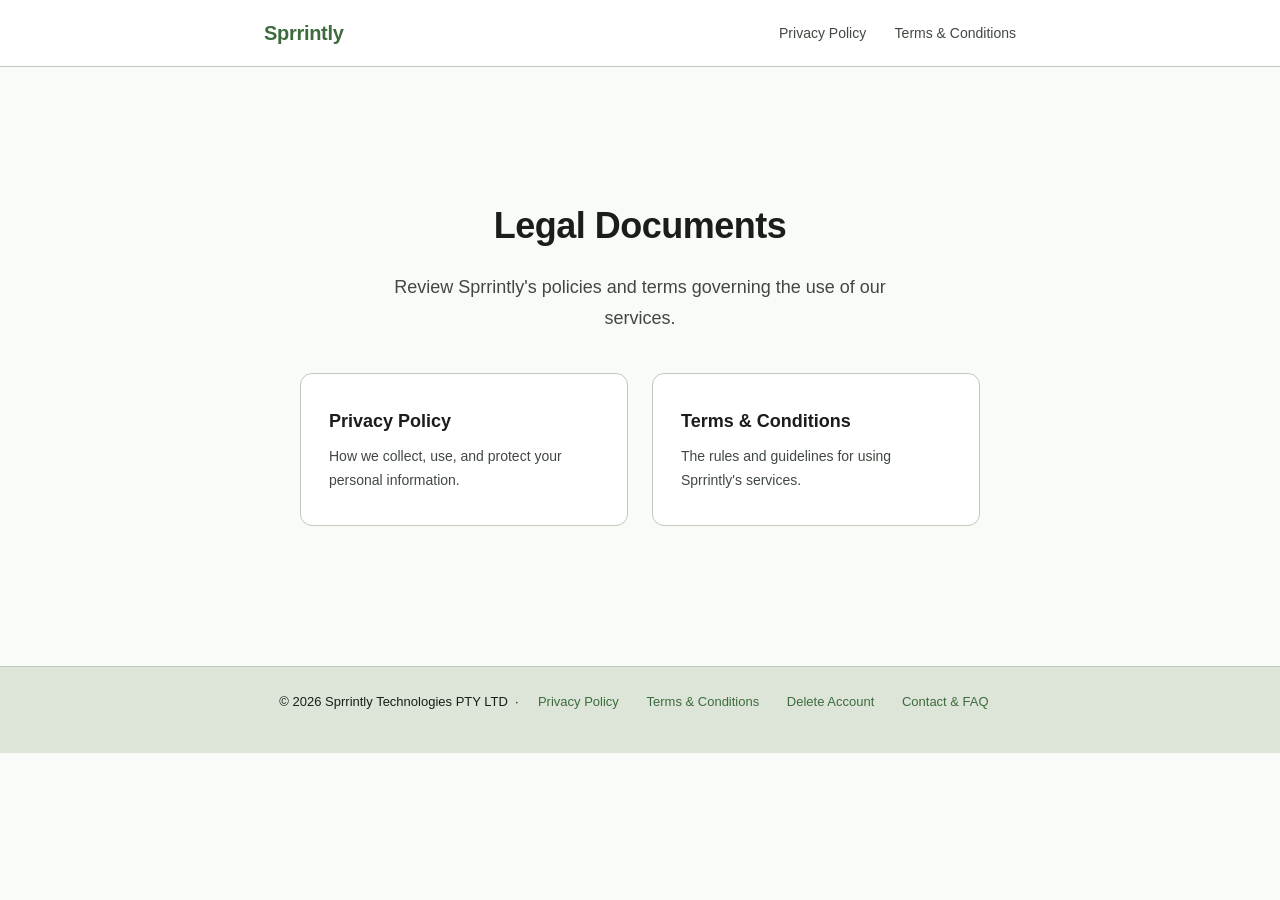
<file: index.html>
<!DOCTYPE html>
<html lang="en">
<head>
  <meta charset="UTF-8" />
  <meta name="viewport" content="width=device-width, initial-scale=1.0" />
  <title>Legal – Sprrintly</title>
  <link rel="stylesheet" href="style.css" />
</head>
<body>
  <header>
    <div class="container">
      <a class="logo" href="index.html">Sprrintly</a>
      <nav>
        <a href="privacy_policy.html">Privacy Policy</a>
        <a href="terms_and_conditions.html">Terms &amp; Conditions</a>
      </nav>
    </div>
  </header>

  <main>
    <div class="container">
      <div class="hero">
        <h1>Legal Documents</h1>
        <p>Review Sprrintly's policies and terms governing the use of our services.</p>
        <div class="cards">
          <a class="card" href="privacy_policy.html">
            <h2>Privacy Policy</h2>
            <p>How we collect, use, and protect your personal information.</p>
          </a>
          <a class="card" href="terms_and_conditions.html">
            <h2>Terms &amp; Conditions</h2>
            <p>The rules and guidelines for using Sprrintly's services.</p>
          </a>
        </div>
      </div>
    </div>
  </main>

  <footer>
    <div class="container">
      <p>
        &copy; 2026 Sprrintly Technologies PTY LTD &nbsp;&middot;&nbsp;
        <a href="privacy_policy.html">Privacy Policy</a>
        <a href="terms_and_conditions.html">Terms &amp; Conditions</a>
        <a href="delete_account.html">Delete Account</a>
        <a href="contact.html">Contact &amp; FAQ</a>
      </p>
    </div>
  </footer>
</body>
</html>
</file>
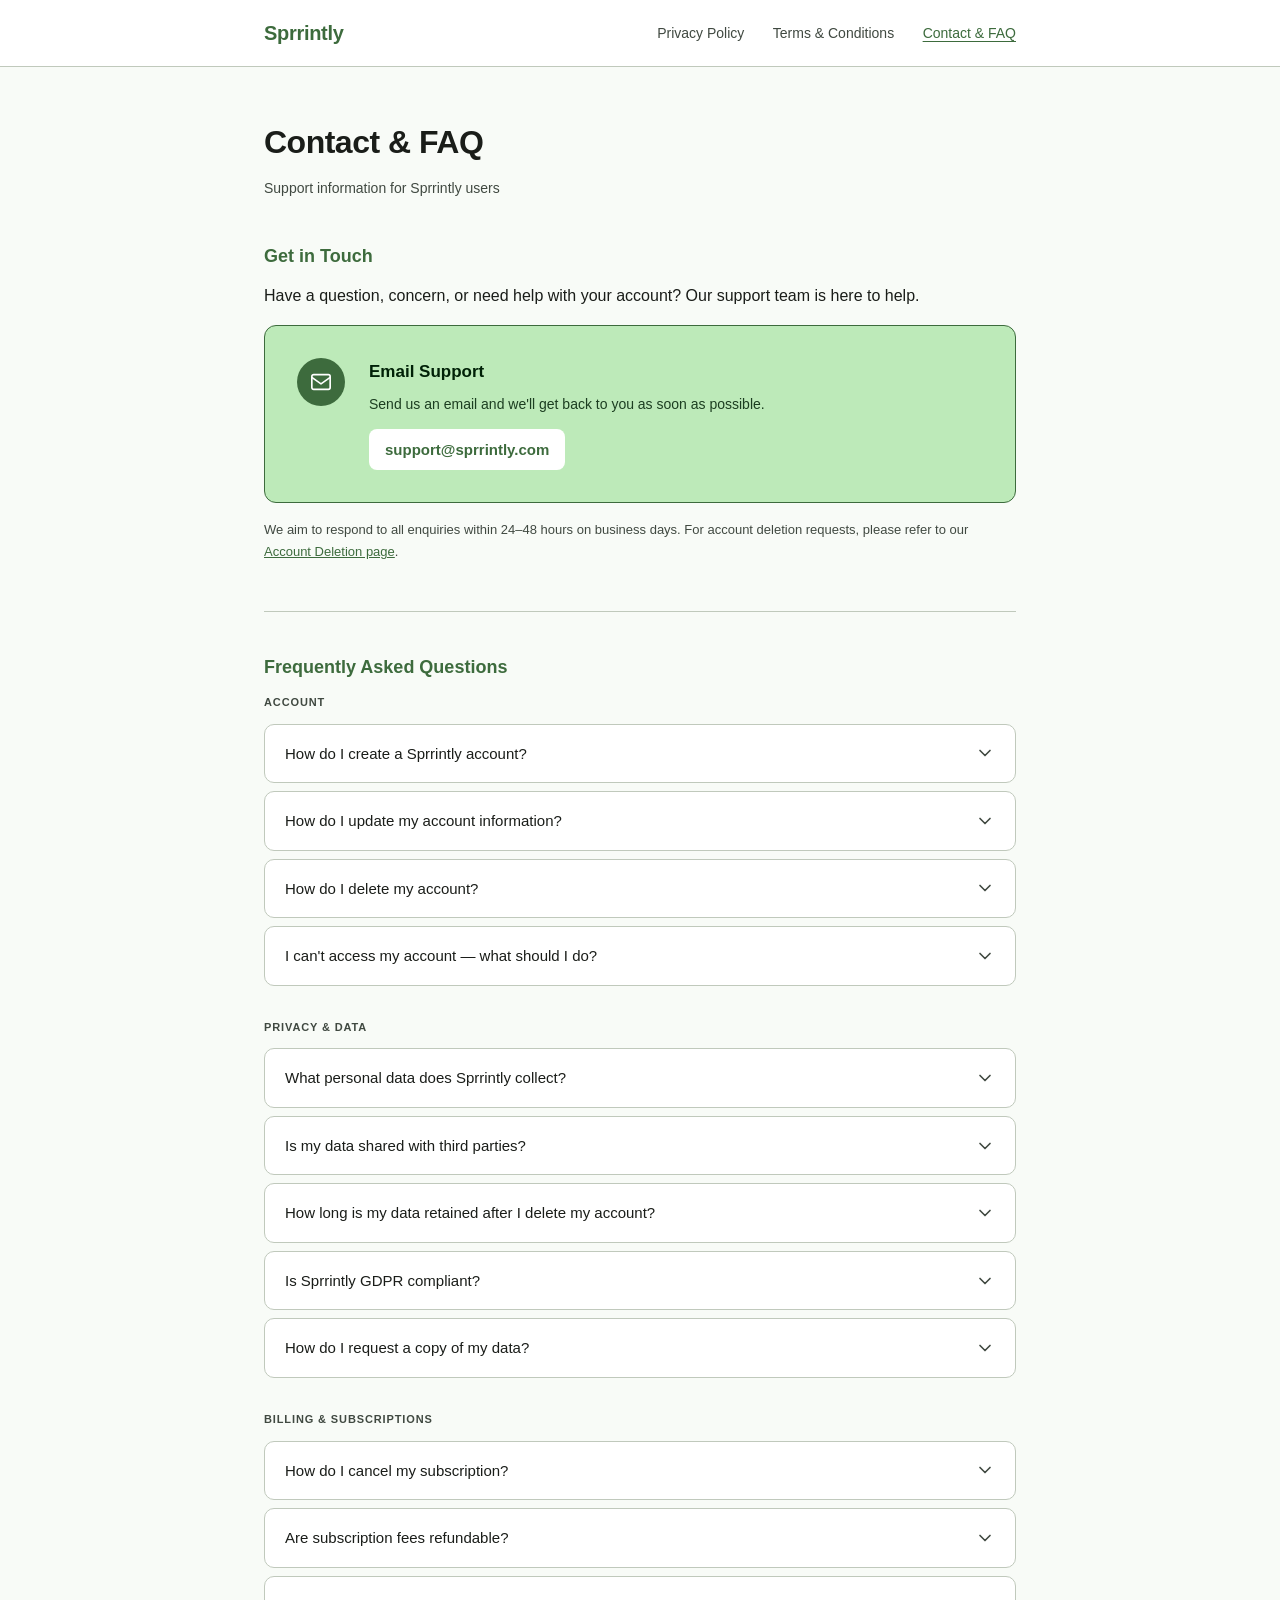
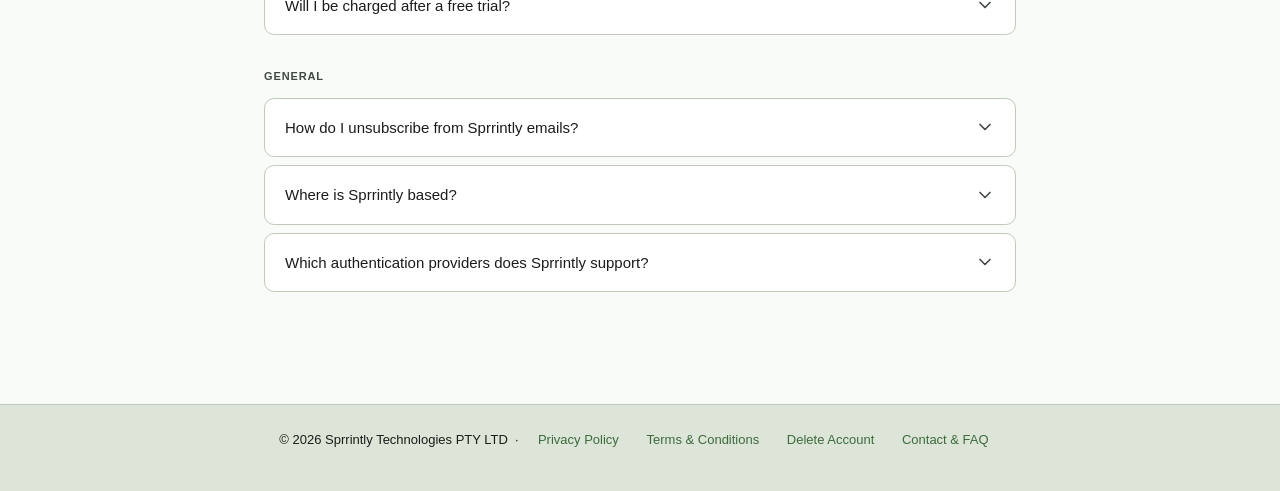
<file: contact.html>
<!DOCTYPE html>
<html lang="en">
<head>
  <meta charset="UTF-8" />
  <meta name="viewport" content="width=device-width, initial-scale=1.0" />
  <title>Contact &amp; FAQ – Sprrintly</title>
  <link rel="stylesheet" href="style.css" />
  <style>
    /* ── Contact card ─────────────────────────────────── */
    .contact-card {
      background: var(--md-primary-container);
      border: 1px solid var(--md-primary);
      border-radius: 12px;
      padding: 32px;
      display: flex;
      align-items: flex-start;
      gap: 24px;
      margin-bottom: 16px;
    }

    .contact-icon {
      flex-shrink: 0;
      width: 48px;
      height: 48px;
      background: var(--md-primary);
      border-radius: 50%;
      display: flex;
      align-items: center;
      justify-content: center;
      color: var(--md-on-primary);
    }

    .contact-icon svg {
      width: 22px;
      height: 22px;
    }

    .contact-card-body h2 {
      font-size: 17px;
      font-weight: 600;
      color: var(--md-on-primary-container);
      margin-bottom: 6px;
    }

    .contact-card-body p {
      font-size: 14px;
      color: var(--md-on-primary-container);
      margin-bottom: 12px;
      opacity: 0.85;
    }

    .contact-email-link {
      display: inline-block;
      font-size: 15px;
      font-weight: 600;
      color: var(--md-primary);
      background: #fff;
      border-radius: 8px;
      padding: 8px 16px;
      text-decoration: none;
      transition: box-shadow 0.15s;
    }

    .contact-email-link:hover {
      box-shadow: 0 2px 8px rgba(61, 107, 61, 0.18);
      color: var(--md-on-primary-container);
    }

    .response-note {
      font-size: 13px;
      color: var(--md-on-surface-variant);
      margin-top: 12px;
    }

    /* ── Section divider ──────────────────────────────── */
    .section-divider {
      border: none;
      border-top: 1px solid var(--md-outline-variant);
      margin: 48px 0 40px;
    }

    /* ── FAQ accordion ────────────────────────────────── */
    .faq-group {
      margin-bottom: 32px;
    }

    .faq-group-label {
      font-size: 11px;
      font-weight: 700;
      letter-spacing: 0.08em;
      text-transform: uppercase;
      color: var(--md-on-surface-variant);
      margin-bottom: 12px;
    }

    details.faq-item {
      border: 1px solid var(--md-outline-variant);
      border-radius: 10px;
      margin-bottom: 8px;
      background: #fff;
      overflow: hidden;
      transition: border-color 0.15s;
    }

    details.faq-item[open] {
      border-color: var(--md-primary);
    }

    details.faq-item summary {
      list-style: none;
      display: flex;
      align-items: center;
      justify-content: space-between;
      gap: 16px;
      padding: 16px 20px;
      font-size: 15px;
      font-weight: 500;
      color: var(--md-on-surface);
      cursor: pointer;
      user-select: none;
    }

    details.faq-item summary::-webkit-details-marker {
      display: none;
    }

    .faq-chevron {
      flex-shrink: 0;
      width: 20px;
      height: 20px;
      color: var(--md-on-surface-variant);
      transition: transform 0.2s;
    }

    details.faq-item[open] .faq-chevron {
      transform: rotate(180deg);
      color: var(--md-primary);
    }

    details.faq-item[open] summary {
      color: var(--md-primary);
    }

    .faq-body {
      padding: 0 20px 18px;
      border-top: 1px solid var(--md-outline-variant);
    }

    .faq-body p {
      font-size: 14px;
      color: var(--md-on-surface-variant);
      margin-top: 14px;
      margin-bottom: 8px;
    }

    .faq-body p:last-child {
      margin-bottom: 0;
    }

    .faq-body a {
      color: var(--md-primary);
      font-weight: 500;
    }

    .faq-body ol,
    .faq-body ul {
      margin: 8px 0 8px 20px;
      font-size: 14px;
      color: var(--md-on-surface-variant);
    }

    .faq-body li {
      margin-bottom: 4px;
    }
  </style>
</head>
<body>
  <header>
    <div class="container">
      <a class="logo" href="index.html">Sprrintly</a>
      <nav>
        <a href="privacy_policy.html">Privacy Policy</a>
        <a href="terms_and_conditions.html">Terms &amp; Conditions</a>
        <a href="contact.html" class="active">Contact &amp; FAQ</a>
      </nav>
    </div>
  </header>

  <main>
    <div class="container">
      <h1 class="page-title">Contact &amp; FAQ</h1>
      <p class="updated-date">Support information for Sprrintly users</p>

      <!-- ── Contact ───────────────────────────────────── -->
      <h1>Get in Touch</h1>
      <p>Have a question, concern, or need help with your account? Our support team is here to help.</p>

      <div class="contact-card">
        <div class="contact-icon">
          <svg xmlns="http://www.w3.org/2000/svg" viewBox="0 0 24 24" fill="none" stroke="currentColor" stroke-width="1.8" stroke-linecap="round" stroke-linejoin="round">
            <rect x="2" y="4" width="20" height="16" rx="2"/>
            <path d="M2 7l10 7 10-7"/>
          </svg>
        </div>
        <div class="contact-card-body">
          <h2>Email Support</h2>
          <p>Send us an email and we'll get back to you as soon as possible.</p>
          <a class="contact-email-link" href="mailto:support@sprrintly.com">support@sprrintly.com</a>
        </div>
      </div>

      <p class="response-note">We aim to respond to all enquiries within 24–48 hours on business days.
        For account deletion requests, please refer to our
        <a href="delete_account.html">Account Deletion page</a>.</p>

      <hr class="section-divider" />

      <!-- ── FAQ ──────────────────────────────────────── -->
      <h1>Frequently Asked Questions</h1>

      <!-- Account -->
      <div class="faq-group">
        <p class="faq-group-label">Account</p>

        <details class="faq-item">
          <summary>
            How do I create a Sprrintly account?
            <svg class="faq-chevron" xmlns="http://www.w3.org/2000/svg" viewBox="0 0 24 24" fill="none" stroke="currentColor" stroke-width="2" stroke-linecap="round" stroke-linejoin="round"><path d="M6 9l6 6 6-6"/></svg>
          </summary>
          <div class="faq-body">
            <p>Download the Sprrintly app and sign up using your email address, or continue with Google or Apple Sign-In. Once registered, you can start using the app immediately.</p>
          </div>
        </details>

        <details class="faq-item">
          <summary>
            How do I update my account information?
            <svg class="faq-chevron" xmlns="http://www.w3.org/2000/svg" viewBox="0 0 24 24" fill="none" stroke="currentColor" stroke-width="2" stroke-linecap="round" stroke-linejoin="round"><path d="M6 9l6 6 6-6"/></svg>
          </summary>
          <div class="faq-body">
            <p>You can update your personal information at any time from your Profile screen within the app. Alternatively, contact us at <a href="mailto:support@sprrintly.com">support@sprrintly.com</a> and we'll assist you.</p>
          </div>
        </details>

        <details class="faq-item">
          <summary>
            How do I delete my account?
            <svg class="faq-chevron" xmlns="http://www.w3.org/2000/svg" viewBox="0 0 24 24" fill="none" stroke="currentColor" stroke-width="2" stroke-linecap="round" stroke-linejoin="round"><path d="M6 9l6 6 6-6"/></svg>
          </summary>
          <div class="faq-body">
            <p>You can delete your account directly within the app by following these steps:</p>
            <ol>
              <li>Open Sprrintly and log in</li>
              <li>On the bottom bar, navigate to the <strong>Organise</strong> screen</li>
              <li>Go to your <strong>Profile</strong> screen</li>
              <li>Tap the <strong>three-dot menu (⋮)</strong> then <strong>More</strong></li>
              <li>Select <strong>Delete Account</strong> and confirm</li>
            </ol>
            <p>For full details on what data is deleted and retained, see our <a href="delete_account.html">Account Deletion page</a>.</p>
          </div>
        </details>

        <details class="faq-item">
          <summary>
            I can't access my account — what should I do?
            <svg class="faq-chevron" xmlns="http://www.w3.org/2000/svg" viewBox="0 0 24 24" fill="none" stroke="currentColor" stroke-width="2" stroke-linecap="round" stroke-linejoin="round"><path d="M6 9l6 6 6-6"/></svg>
          </summary>
          <div class="faq-body">
            <p>Try resetting your password from the login screen. If you signed up using Google or Apple Sign-In, make sure you're using the same provider you registered with.</p>
            <p>If you're still unable to access your account, contact us at <a href="mailto:support@sprrintly.com">support@sprrintly.com</a> with the email address associated with your account.</p>
          </div>
        </details>
      </div>

      <!-- Privacy & Data -->
      <div class="faq-group">
        <p class="faq-group-label">Privacy &amp; Data</p>

        <details class="faq-item">
          <summary>
            What personal data does Sprrintly collect?
            <svg class="faq-chevron" xmlns="http://www.w3.org/2000/svg" viewBox="0 0 24 24" fill="none" stroke="currentColor" stroke-width="2" stroke-linecap="round" stroke-linejoin="round"><path d="M6 9l6 6 6-6"/></svg>
          </summary>
          <div class="faq-body">
            <p>We collect the information you provide when registering and using the app, including your name, email address, and user-generated content such as tasks, notes, and weekly plans. We also collect usage data to improve the app.</p>
            <p>For a full breakdown, see our <a href="privacy_policy.html">Privacy Policy</a>.</p>
          </div>
        </details>

        <details class="faq-item">
          <summary>
            Is my data shared with third parties?
            <svg class="faq-chevron" xmlns="http://www.w3.org/2000/svg" viewBox="0 0 24 24" fill="none" stroke="currentColor" stroke-width="2" stroke-linecap="round" stroke-linejoin="round"><path d="M6 9l6 6 6-6"/></svg>
          </summary>
          <div class="faq-body">
            <p>We may share data with trusted service providers who help us operate the app (such as hosting and analytics). We do not sell your personal information. Any sharing is governed by our <a href="privacy_policy.html">Privacy Policy</a>.</p>
          </div>
        </details>

        <details class="faq-item">
          <summary>
            How long is my data retained after I delete my account?
            <svg class="faq-chevron" xmlns="http://www.w3.org/2000/svg" viewBox="0 0 24 24" fill="none" stroke="currentColor" stroke-width="2" stroke-linecap="round" stroke-linejoin="round"><path d="M6 9l6 6 6-6"/></svg>
          </summary>
          <div class="faq-body">
            <p>Most data is deleted immediately upon processing your deletion request. Some data may be retained for up to <strong>30 days</strong> for security and fraud prevention purposes, or longer if required by law in your region (e.g. Australian Privacy Act, GDPR, CCPA).</p>
            <p>See our <a href="delete_account.html">Account Deletion page</a> for a full breakdown.</p>
          </div>
        </details>

        <details class="faq-item">
          <summary>
            Is Sprrintly GDPR compliant?
            <svg class="faq-chevron" xmlns="http://www.w3.org/2000/svg" viewBox="0 0 24 24" fill="none" stroke="currentColor" stroke-width="2" stroke-linecap="round" stroke-linejoin="round"><path d="M6 9l6 6 6-6"/></svg>
          </summary>
          <div class="faq-body">
            <p>Yes. We apply GDPR data protection principles as our baseline standard for all users worldwide, regardless of their location. EU residents have the right to access, update, export, and delete their personal data at any time.</p>
            <p>To exercise your rights, contact us at <a href="mailto:support@sprrintly.com">support@sprrintly.com</a>.</p>
          </div>
        </details>

        <details class="faq-item">
          <summary>
            How do I request a copy of my data?
            <svg class="faq-chevron" xmlns="http://www.w3.org/2000/svg" viewBox="0 0 24 24" fill="none" stroke="currentColor" stroke-width="2" stroke-linecap="round" stroke-linejoin="round"><path d="M6 9l6 6 6-6"/></svg>
          </summary>
          <div class="faq-body">
            <p>Email us at <a href="mailto:support@sprrintly.com">support@sprrintly.com</a> with the subject line <em>"Data Access Request"</em> and include the email address associated with your account. We will respond within one month in accordance with applicable data protection laws.</p>
          </div>
        </details>
      </div>

      <!-- Billing -->
      <div class="faq-group">
        <p class="faq-group-label">Billing &amp; Subscriptions</p>

        <details class="faq-item">
          <summary>
            How do I cancel my subscription?
            <svg class="faq-chevron" xmlns="http://www.w3.org/2000/svg" viewBox="0 0 24 24" fill="none" stroke="currentColor" stroke-width="2" stroke-linecap="round" stroke-linejoin="round"><path d="M6 9l6 6 6-6"/></svg>
          </summary>
          <div class="faq-body">
            <p>You can cancel your subscription at any time through your account management page within the app, or by contacting our support team. Cancellations take effect at the end of the current billing cycle.</p>
          </div>
        </details>

        <details class="faq-item">
          <summary>
            Are subscription fees refundable?
            <svg class="faq-chevron" xmlns="http://www.w3.org/2000/svg" viewBox="0 0 24 24" fill="none" stroke="currentColor" stroke-width="2" stroke-linecap="round" stroke-linejoin="round"><path d="M6 9l6 6 6-6"/></svg>
          </summary>
          <div class="faq-body">
            <p>Except where required by law, paid subscription fees are non-refundable. Refund requests may be considered on a case-by-case basis at Sprrintly's sole discretion. Contact <a href="mailto:support@sprrintly.com">support@sprrintly.com</a> to discuss your situation.</p>
          </div>
        </details>

        <details class="faq-item">
          <summary>
            Will I be charged after a free trial?
            <svg class="faq-chevron" xmlns="http://www.w3.org/2000/svg" viewBox="0 0 24 24" fill="none" stroke="currentColor" stroke-width="2" stroke-linecap="round" stroke-linejoin="round"><path d="M6 9l6 6 6-6"/></svg>
          </summary>
          <div class="faq-body">
            <p>If you provided billing information during a free trial, you will be automatically charged the applicable subscription fee on the last day of the trial period unless you cancel beforehand.</p>
          </div>
        </details>
      </div>

      <!-- General -->
      <div class="faq-group">
        <p class="faq-group-label">General</p>

        <details class="faq-item">
          <summary>
            How do I unsubscribe from Sprrintly emails?
            <svg class="faq-chevron" xmlns="http://www.w3.org/2000/svg" viewBox="0 0 24 24" fill="none" stroke="currentColor" stroke-width="2" stroke-linecap="round" stroke-linejoin="round"><path d="M6 9l6 6 6-6"/></svg>
          </summary>
          <div class="faq-body">
            <p>Every email we send includes an unsubscribe link at the bottom. Click it to opt out of that email list. You can also contact us at <a href="mailto:support@sprrintly.com">support@sprrintly.com</a> to manage your email preferences.</p>
          </div>
        </details>

        <details class="faq-item">
          <summary>
            Where is Sprrintly based?
            <svg class="faq-chevron" xmlns="http://www.w3.org/2000/svg" viewBox="0 0 24 24" fill="none" stroke="currentColor" stroke-width="2" stroke-linecap="round" stroke-linejoin="round"><path d="M6 9l6 6 6-6"/></svg>
          </summary>
          <div class="faq-body">
            <p>Sprrintly is developed and operated by <strong>Sprrintly Technologies PTY LTD</strong>, based in Footscray, Melbourne, Australia. Our services are governed by Australian law.</p>
          </div>
        </details>

        <details class="faq-item">
          <summary>
            Which authentication providers does Sprrintly support?
            <svg class="faq-chevron" xmlns="http://www.w3.org/2000/svg" viewBox="0 0 24 24" fill="none" stroke="currentColor" stroke-width="2" stroke-linecap="round" stroke-linejoin="round"><path d="M6 9l6 6 6-6"/></svg>
          </summary>
          <div class="faq-body">
            <p>Sprrintly supports sign-in via <strong>Google Sign-In</strong> and <strong>Apple Sign-In</strong>, both managed through Firebase Authentication, as well as email and password sign-in. Each provider is subject to their own privacy policies.</p>
          </div>
        </details>
      </div>

    </div>
  </main>

  <footer>
    <div class="container">
      <p>
        &copy; 2026 Sprrintly Technologies PTY LTD &nbsp;&middot;&nbsp;
        <a href="privacy_policy.html">Privacy Policy</a>
        <a href="terms_and_conditions.html">Terms &amp; Conditions</a>
        <a href="delete_account.html">Delete Account</a>
        <a href="contact.html">Contact &amp; FAQ</a>
      </p>
    </div>
  </footer>
</body>
</html>
</file>
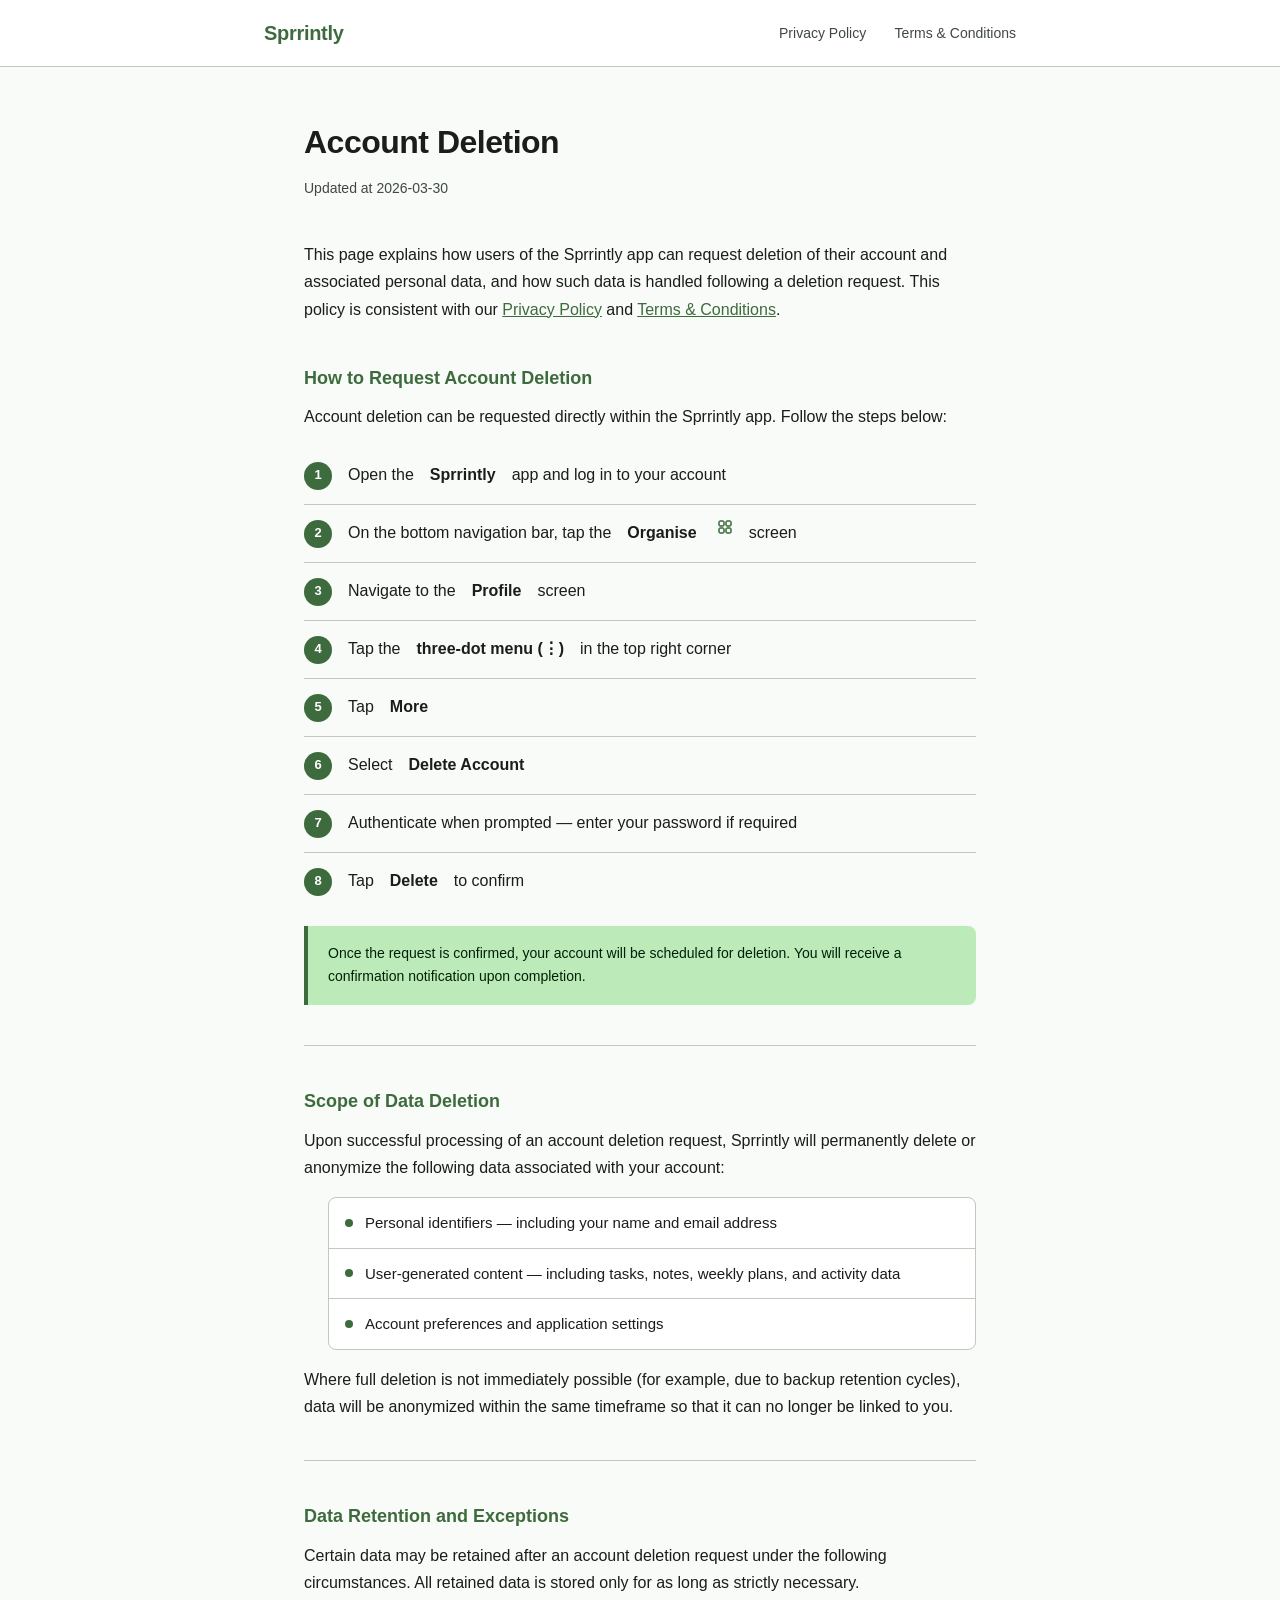
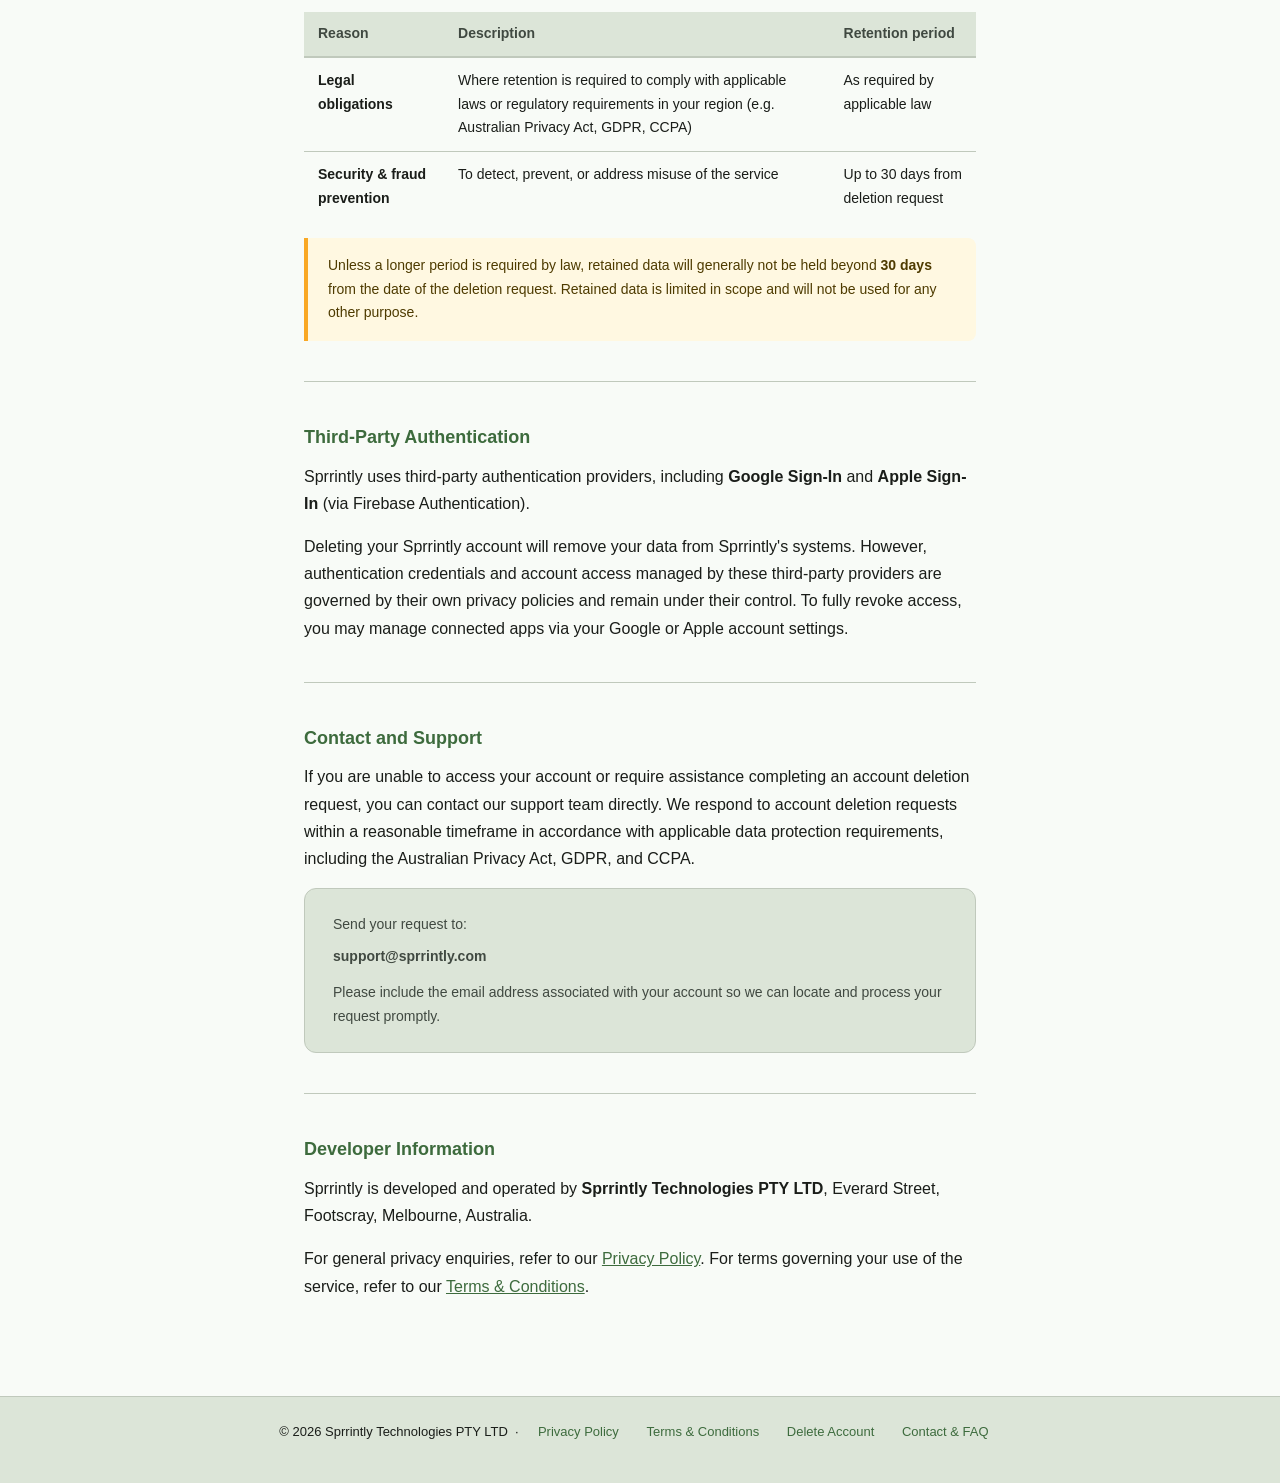
<file: delete_account.html>
<!DOCTYPE html>
<html lang="en">
<head>
  <meta charset="UTF-8" />
  <meta name="viewport" content="width=device-width, initial-scale=1.0" />
  <title>Account Deletion – Sprrintly</title>
  <link rel="stylesheet" href="style.css" />
  <style>
    .doc-container {
      max-width: 720px;
    }

    /* Numbered steps */
    .steps {
      list-style: none;
      margin: 0 0 16px 0;
      padding: 0;
      counter-reset: steps;
    }

    .steps li {
      counter-increment: steps;
      display: flex;
      align-items: flex-start;
      gap: 16px;
      padding: 14px 0;
      border-bottom: 1px solid var(--md-outline-variant);
      color: var(--md-on-surface);
    }

    .steps li:last-child {
      border-bottom: none;
    }

    .steps li::before {
      content: counter(steps);
      flex-shrink: 0;
      width: 28px;
      height: 28px;
      background: var(--md-primary);
      color: var(--md-on-primary);
      border-radius: 50%;
      font-size: 13px;
      font-weight: 700;
      display: flex;
      align-items: center;
      justify-content: center;
      margin-top: 1px;
    }

    .steps li strong {
      color: var(--md-on-surface);
    }

    /* Info cards */
    .info-card {
      background: var(--md-primary-container);
      border-left: 4px solid var(--md-primary);
      border-radius: 0 8px 8px 0;
      padding: 16px 20px;
      margin-bottom: 16px;
    }

    .info-card p {
      margin: 0;
      color: var(--md-on-primary-container);
      font-size: 14px;
    }

    /* Warning card */
    .warning-card {
      background: #FFF8E1;
      border-left: 4px solid #F9A825;
      border-radius: 0 8px 8px 0;
      padding: 16px 20px;
      margin-bottom: 16px;
    }

    .warning-card p {
      margin: 0;
      color: #4E3B00;
      font-size: 14px;
    }

    /* Section divider */
    .section-divider {
      border: none;
      border-top: 1px solid var(--md-outline-variant);
      margin: 40px 0;
    }

    /* Contact block */
    .contact-block {
      background: var(--md-surface-variant);
      border: 1px solid var(--md-outline-variant);
      border-radius: 12px;
      padding: 24px 28px;
      margin-top: 12px;
    }

    .contact-block p {
      margin: 0 0 8px;
      color: var(--md-on-surface-variant);
      font-size: 14px;
    }

    .contact-block p:last-child {
      margin: 0;
    }

    .contact-email {
      font-weight: 600;
      color: var(--md-primary);
      font-size: 15px;
    }

    /* Data table */
    .data-list {
      background: #fff;
      border: 1px solid var(--md-outline-variant);
      border-radius: 8px;
      overflow: hidden;
      margin-bottom: 16px;
    }

    .data-list li {
      display: flex;
      align-items: center;
      gap: 12px;
      padding: 12px 16px;
      border-bottom: 1px solid var(--md-outline-variant);
      color: var(--md-on-surface);
      font-size: 15px;
      list-style: none;
      margin: 0;
    }

    .data-list li:last-child {
      border-bottom: none;
    }

    .data-list li::before {
      content: '';
      width: 8px;
      height: 8px;
      background: var(--md-primary);
      border-radius: 50%;
      flex-shrink: 0;
    }

    /* Retention table */
    .retention-table {
      width: 100%;
      border-collapse: collapse;
      margin-bottom: 16px;
      font-size: 14px;
    }

    .retention-table th {
      background: var(--md-surface-variant);
      color: var(--md-on-surface-variant);
      font-weight: 600;
      text-align: left;
      padding: 10px 14px;
      border-bottom: 2px solid var(--md-outline-variant);
    }

    .retention-table td {
      padding: 11px 14px;
      border-bottom: 1px solid var(--md-outline-variant);
      color: var(--md-on-surface);
      vertical-align: top;
    }

    .retention-table tr:last-child td {
      border-bottom: none;
    }
  </style>
</head>
<body>
  <header>
    <div class="container">
      <a class="logo" href="index.html">Sprrintly</a>
      <nav>
        <a href="privacy_policy.html">Privacy Policy</a>
        <a href="terms_and_conditions.html">Terms &amp; Conditions</a>
      </nav>
    </div>
  </header>

  <main>
    <div class="container doc-container">
      <h1 class="page-title">Account Deletion</h1>
      <p class="updated-date">Updated at 2026-03-30</p>

      <p>This page explains how users of the Sprrintly app can request deletion of their account and
        associated personal data, and how such data is handled following a deletion request. This policy
        is consistent with our <a href="privacy_policy.html">Privacy Policy</a> and
        <a href="terms_and_conditions.html">Terms &amp; Conditions</a>.</p>

      <!-- ── How to delete ───────────────────────────────── -->
      <h1>How to Request Account Deletion</h1>
      <p>Account deletion can be requested directly within the Sprrintly app. Follow the steps below:</p>

      <ol class="steps">
        <li>Open the <strong>Sprrintly</strong> app and log in to your account</li>
        <li>On the bottom navigation bar, tap the <strong>Organise</strong>
          <svg xmlns="http://www.w3.org/2000/svg" viewBox="0 0 24 24" width="16" height="16" color="currentColor" fill="none" style="display:inline-block;vertical-align:text-bottom;margin-left:4px;color:var(--md-primary);" aria-label="Organise screen icon"><path fill-rule="evenodd" clip-rule="evenodd" d="M14.76 11C15.35 11.25 15.99 11.25 17.25 11.25C18.51 11.25 19.14 11.25 19.74 11C20.53 10.67 21.17 10.03 21.5 9.23999C21.75 8.64999 21.75 8.01 21.75 6.75C21.75 5.49 21.75 4.86001 21.5 4.26001C21.17 3.47001 20.53 2.83 19.74 2.5C19.15 2.25 18.51 2.25 17.25 2.25C15.99 2.25 15.36 2.25 14.76 2.5C13.97 2.83 13.33 3.47001 13 4.26001C12.75 4.85001 12.75 5.49 12.75 6.75C12.75 8.01 12.75 8.63999 13 9.23999C13.33 10.03 13.97 10.67 14.76 11ZM15.33 9.62C14.9 9.44 14.56 9.10001 14.38 8.67001C14.25 8.35001 14.25 7.78 14.25 6.75C14.25 5.72 14.25 5.14999 14.38 4.82999C14.56 4.39999 14.91 4.06 15.33 3.88C15.65 3.75 16.22 3.75 17.25 3.75C18.28 3.75 18.85 3.75 19.17 3.88C19.6 4.06 19.94 4.40999 20.12 4.82999C20.25 5.14999 20.25 5.72 20.25 6.75C20.25 7.78 20.25 8.35001 20.12 8.67001C19.94 9.10001 19.59 9.44 19.17 9.62C18.85 9.75 18.28 9.75 17.25 9.75C16.22 9.75 15.65 9.75 15.33 9.62ZM14.76 21.5C15.35 21.75 15.99 21.75 17.25 21.75C18.51 21.75 19.14 21.75 19.74 21.5C20.53 21.17 21.17 20.53 21.5 19.74C21.75 19.15 21.75 18.51 21.75 17.25C21.75 15.99 21.75 15.36 21.5 14.76C21.17 13.97 20.53 13.33 19.74 13C19.15 12.75 18.51 12.75 17.25 12.75C15.99 12.75 15.36 12.75 14.76 13C13.97 13.33 13.33 13.97 13 14.76C12.75 15.35 12.75 15.99 12.75 17.25C12.75 18.51 12.75 19.14 13 19.74C13.33 20.53 13.97 21.17 14.76 21.5ZM15.33 20.12C14.9 19.94 14.56 19.6 14.38 19.17C14.25 18.85 14.25 18.28 14.25 17.25C14.25 16.22 14.25 15.65 14.38 15.33C14.56 14.9 14.91 14.56 15.33 14.38C15.65 14.25 16.22 14.25 17.25 14.25C18.28 14.25 18.85 14.25 19.17 14.38C19.6 14.56 19.94 14.91 20.12 15.33C20.25 15.65 20.25 16.22 20.25 17.25C20.25 18.28 20.25 18.85 20.12 19.17C19.94 19.6 19.59 19.94 19.17 20.12C18.85 20.25 18.28 20.25 17.25 20.25C16.22 20.25 15.65 20.25 15.33 20.12ZM6.75 21.75C5.49 21.75 4.85001 21.75 4.26001 21.5C3.47001 21.17 2.83 20.53 2.5 19.74C2.25 19.14 2.25 18.51 2.25 17.25C2.25 15.99 2.25 15.35 2.5 14.76C2.83 13.97 3.47001 13.33 4.26001 13C4.86001 12.75 5.49 12.75 6.75 12.75C8.01 12.75 8.64999 12.75 9.23999 13C10.03 13.33 10.67 13.97 11 14.76C11.25 15.36 11.25 15.99 11.25 17.25C11.25 18.51 11.25 19.15 11 19.74C10.67 20.53 10.03 21.17 9.23999 21.5C8.63999 21.75 8.01 21.75 6.75 21.75ZM3.88 19.17C4.06 19.6 4.40002 19.94 4.83002 20.12C5.15002 20.25 5.72 20.25 6.75 20.25C7.78 20.25 8.34998 20.25 8.66998 20.12C9.08998 19.94 9.44 19.6 9.62 19.17C9.75 18.85 9.75 18.28 9.75 17.25C9.75 16.22 9.75 15.65 9.62 15.33C9.44 14.91 9.09998 14.56 8.66998 14.38C8.34998 14.25 7.78 14.25 6.75 14.25C5.72 14.25 5.15002 14.25 4.83002 14.38C4.41002 14.56 4.06 14.9 3.88 15.33C3.75 15.65 3.75 16.22 3.75 17.25C3.75 18.28 3.75 18.85 3.88 19.17ZM4.26001 11C4.85001 11.25 5.49 11.25 6.75 11.25C8.01 11.25 8.63999 11.25 9.23999 11C10.03 10.67 10.67 10.03 11 9.23999C11.25 8.64999 11.25 8.01 11.25 6.75C11.25 5.49 11.25 4.86001 11 4.26001C10.67 3.47001 10.03 2.83 9.23999 2.5C8.64999 2.25 8.01 2.25 6.75 2.25C5.49 2.25 4.86001 2.25 4.26001 2.5C3.47001 2.83 2.83 3.47001 2.5 4.26001C2.25 4.85001 2.25 5.49 2.25 6.75C2.25 8.01 2.25 8.63999 2.5 9.23999C2.83 10.03 3.47001 10.67 4.26001 11ZM4.83002 9.62C4.40002 9.44 4.06 9.10001 3.88 8.67001C3.75 8.35001 3.75 7.78 3.75 6.75C3.75 5.72 3.75 5.14999 3.88 4.82999C4.06 4.39999 4.41002 4.06 4.83002 3.88C5.15002 3.75 5.72 3.75 6.75 3.75C7.78 3.75 8.34998 3.75 8.66998 3.88C9.09998 4.06 9.44 4.40999 9.62 4.82999C9.75 5.14999 9.75 5.72 9.75 6.75C9.75 7.78 9.75 8.35001 9.62 8.67001C9.44 9.10001 9.08998 9.44 8.66998 9.62C8.34998 9.75 7.78 9.75 6.75 9.75C5.72 9.75 5.15002 9.75 4.83002 9.62Z" fill="currentColor" stroke="currentColor" stroke-width="1"/></svg>
          screen</li>
        <li>Navigate to the <strong>Profile</strong> screen</li>
        <li>Tap the <strong>three-dot menu (⋮)</strong> in the top right corner</li>
        <li>Tap <strong>More</strong></li>
        <li>Select <strong>Delete Account</strong></li>
        <li>Authenticate when prompted — enter your password if required</li>
        <li>Tap <strong>Delete</strong> to confirm</li>
      </ol>

      <div class="info-card">
        <p>Once the request is confirmed, your account will be scheduled for deletion. You will receive
          a confirmation notification upon completion.</p>
      </div>

      <hr class="section-divider" />

      <!-- ── Scope of deletion ───────────────────────────── -->
      <h1>Scope of Data Deletion</h1>
      <p>Upon successful processing of an account deletion request, Sprrintly will permanently delete
        or anonymize the following data associated with your account:</p>

      <ul class="data-list">
        <li>Personal identifiers — including your name and email address</li>
        <li>User-generated content — including tasks, notes, weekly plans, and activity data</li>
        <li>Account preferences and application settings</li>
      </ul>

      <p>Where full deletion is not immediately possible (for example, due to backup retention cycles),
        data will be anonymized within the same timeframe so that it can no longer be linked to you.</p>

      <hr class="section-divider" />

      <!-- ── Retention ───────────────────────────────────── -->
      <h1>Data Retention and Exceptions</h1>
      <p>Certain data may be retained after an account deletion request under the following
        circumstances. All retained data is stored only for as long as strictly necessary.</p>

      <table class="retention-table">
        <thead>
          <tr>
            <th>Reason</th>
            <th>Description</th>
            <th>Retention period</th>
          </tr>
        </thead>
        <tbody>
          <tr>
            <td><strong>Legal obligations</strong></td>
            <td>Where retention is required to comply with applicable laws or regulatory requirements
              in your region (e.g. Australian Privacy Act, GDPR, CCPA)</td>
            <td>As required by applicable law</td>
          </tr>
          <tr>
            <td><strong>Security &amp; fraud prevention</strong></td>
            <td>To detect, prevent, or address misuse of the service</td>
            <td>Up to 30 days from deletion request</td>
          </tr>
        </tbody>
      </table>

      <div class="warning-card">
        <p>Unless a longer period is required by law, retained data will generally not be held beyond
          <strong>30 days</strong> from the date of the deletion request. Retained data is limited in
          scope and will not be used for any other purpose.</p>
      </div>

      <hr class="section-divider" />

      <!-- ── Third-party auth ────────────────────────────── -->
      <h1>Third-Party Authentication</h1>
      <p>Sprrintly uses third-party authentication providers, including <strong>Google Sign-In</strong>
        and <strong>Apple Sign-In</strong> (via Firebase Authentication).</p>
      <p>Deleting your Sprrintly account will remove your data from Sprrintly's systems. However,
        authentication credentials and account access managed by these third-party providers are
        governed by their own privacy policies and remain under their control. To fully revoke access,
        you may manage connected apps via your Google or Apple account settings.</p>

      <hr class="section-divider" />

      <!-- ── Contact ─────────────────────────────────────── -->
      <h1>Contact and Support</h1>
      <p>If you are unable to access your account or require assistance completing an account deletion
        request, you can contact our support team directly. We respond to account deletion requests
        within a reasonable timeframe in accordance with applicable data protection requirements,
        including the Australian Privacy Act, GDPR, and CCPA.</p>

      <div class="contact-block">
        <p>Send your request to:</p>
        <p class="contact-email">support@sprrintly.com</p>
        <p style="margin-top:12px;">Please include the email address associated with your account so we
          can locate and process your request promptly.</p>
      </div>

      <hr class="section-divider" />

      <!-- ── Developer info ──────────────────────────────── -->
      <h1>Developer Information</h1>
      <p>Sprrintly is developed and operated by <strong>Sprrintly Technologies PTY LTD</strong>,
        Everard Street, Footscray, Melbourne, Australia.</p>
      <p>For general privacy enquiries, refer to our <a href="privacy_policy.html">Privacy Policy</a>.
        For terms governing your use of the service, refer to our
        <a href="terms_and_conditions.html">Terms &amp; Conditions</a>.</p>
    </div>
  </main>

  <footer>
    <div class="container">
      <p>
        &copy; 2026 Sprrintly Technologies PTY LTD &nbsp;&middot;&nbsp;
        <a href="privacy_policy.html">Privacy Policy</a>
        <a href="terms_and_conditions.html">Terms &amp; Conditions</a>
        <a href="delete_account.html">Delete Account</a>
        <a href="contact.html">Contact &amp; FAQ</a>
      </p>
    </div>
  </footer>
</body>
</html>
</file>
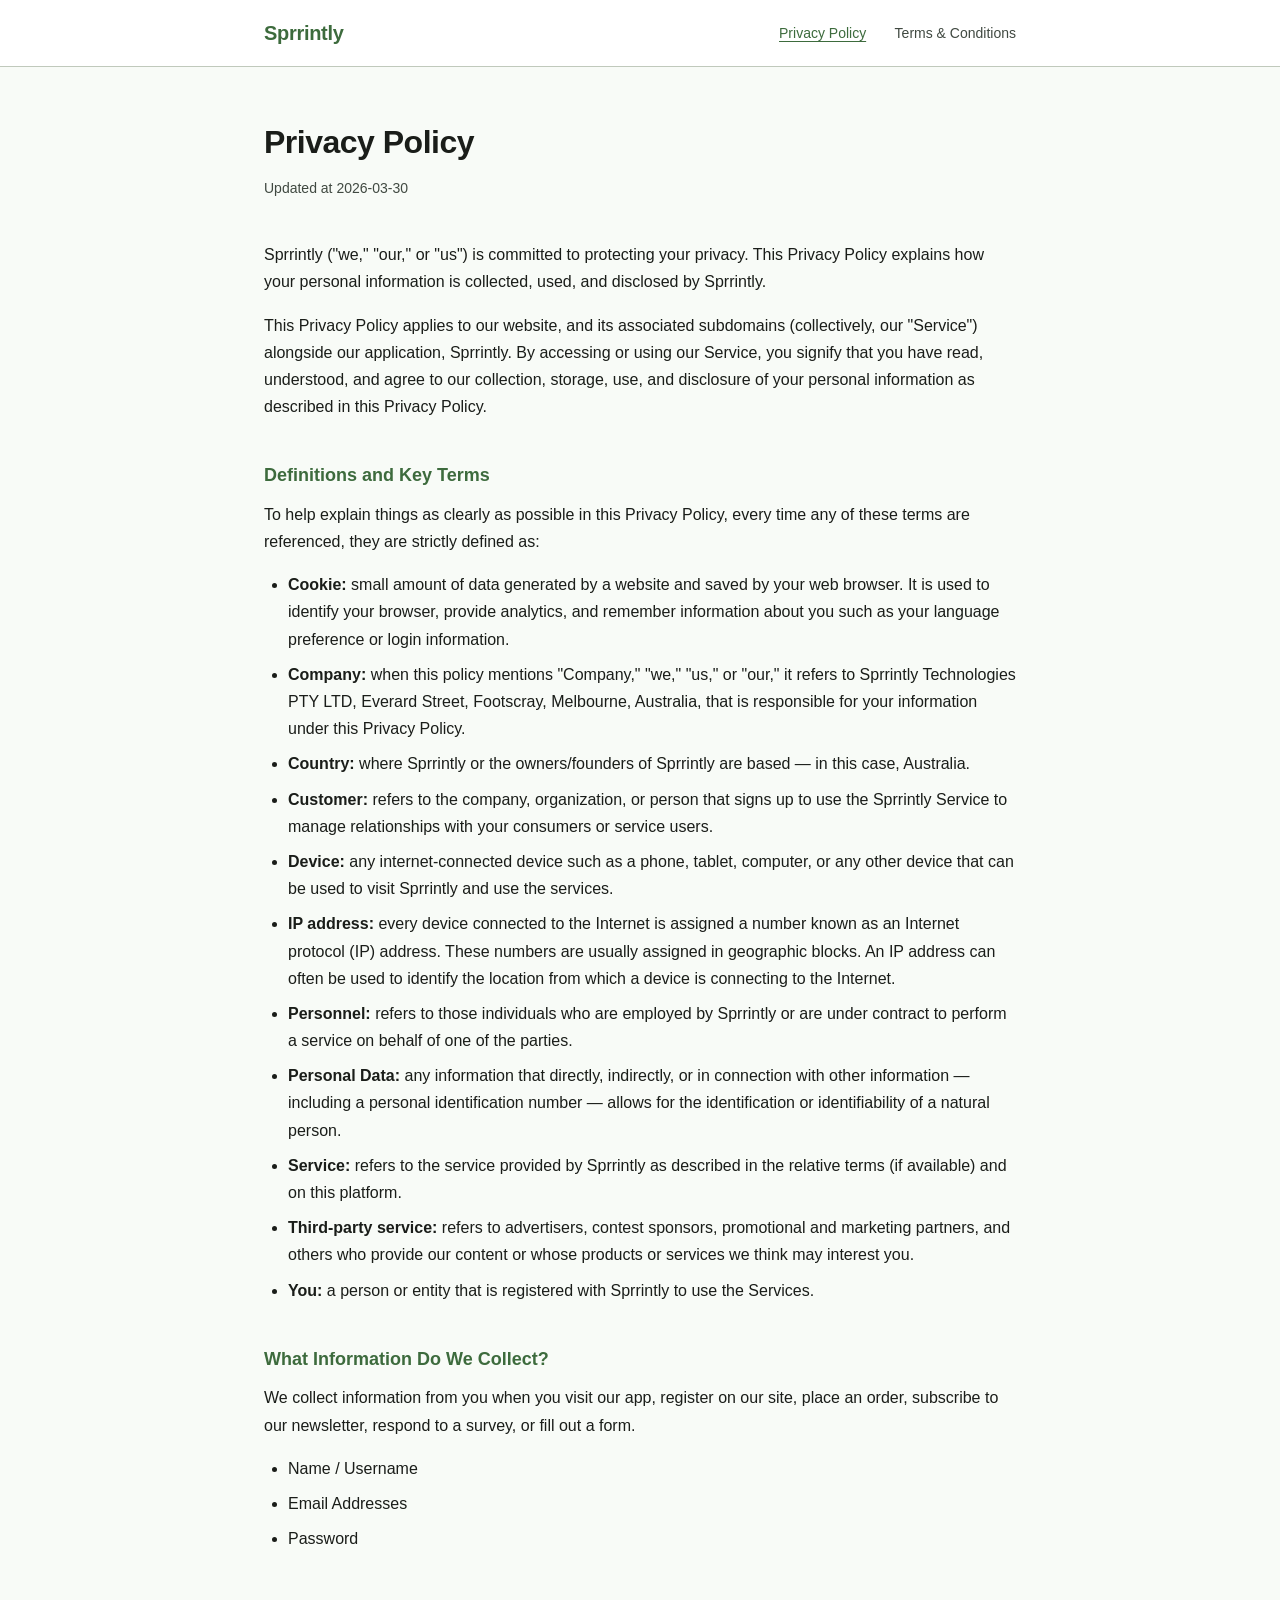
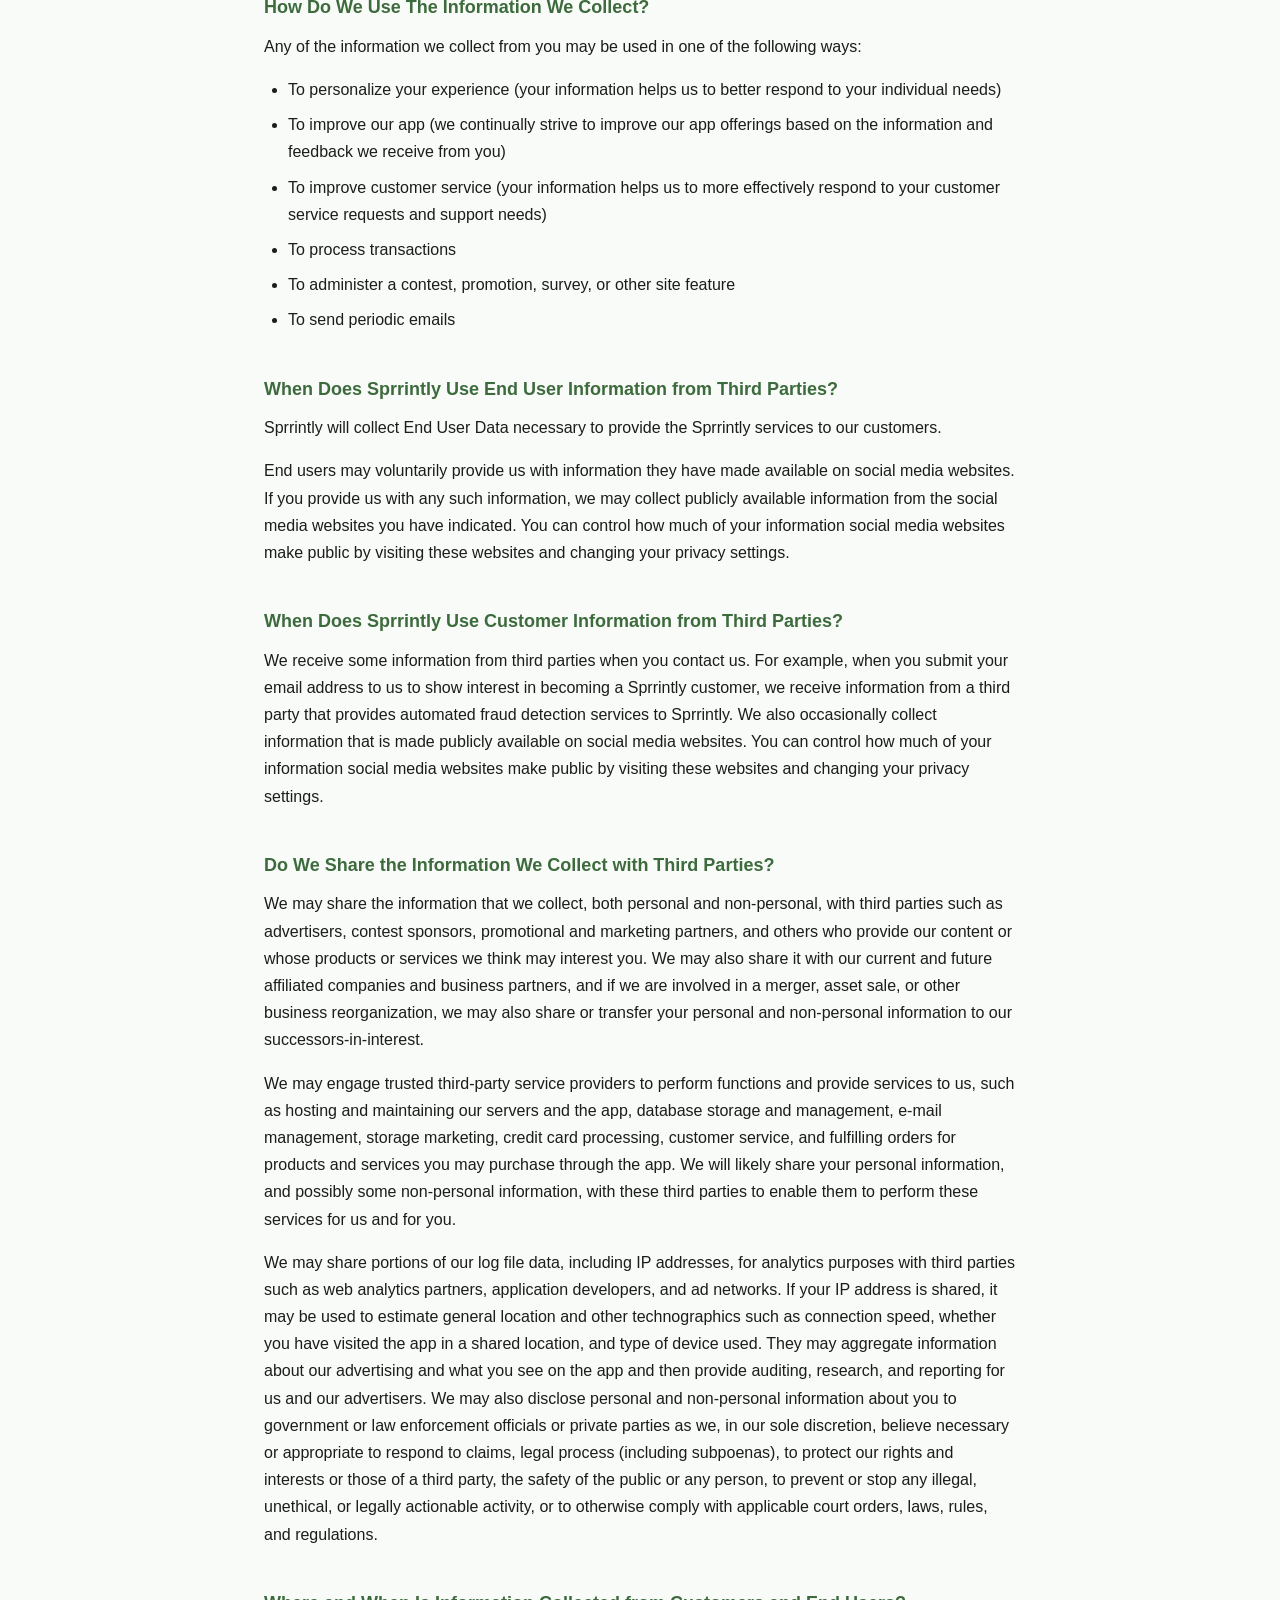
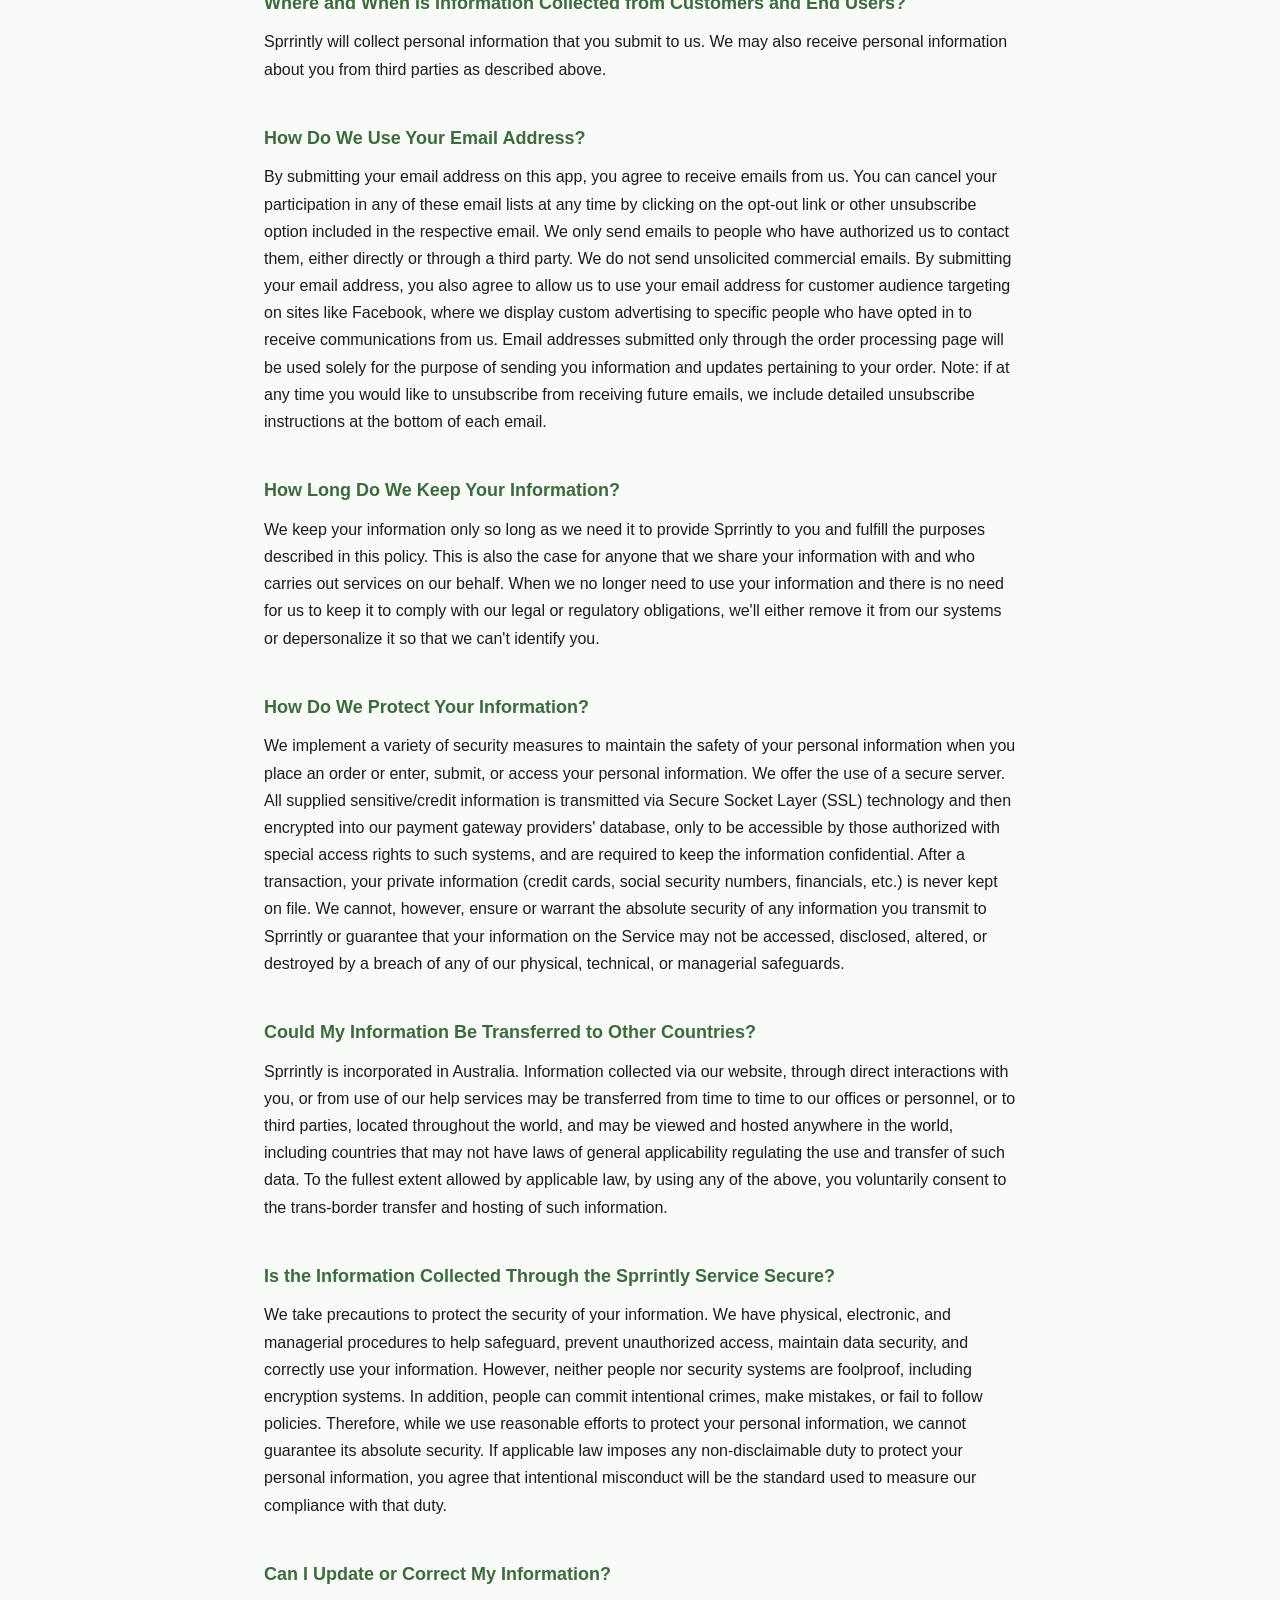
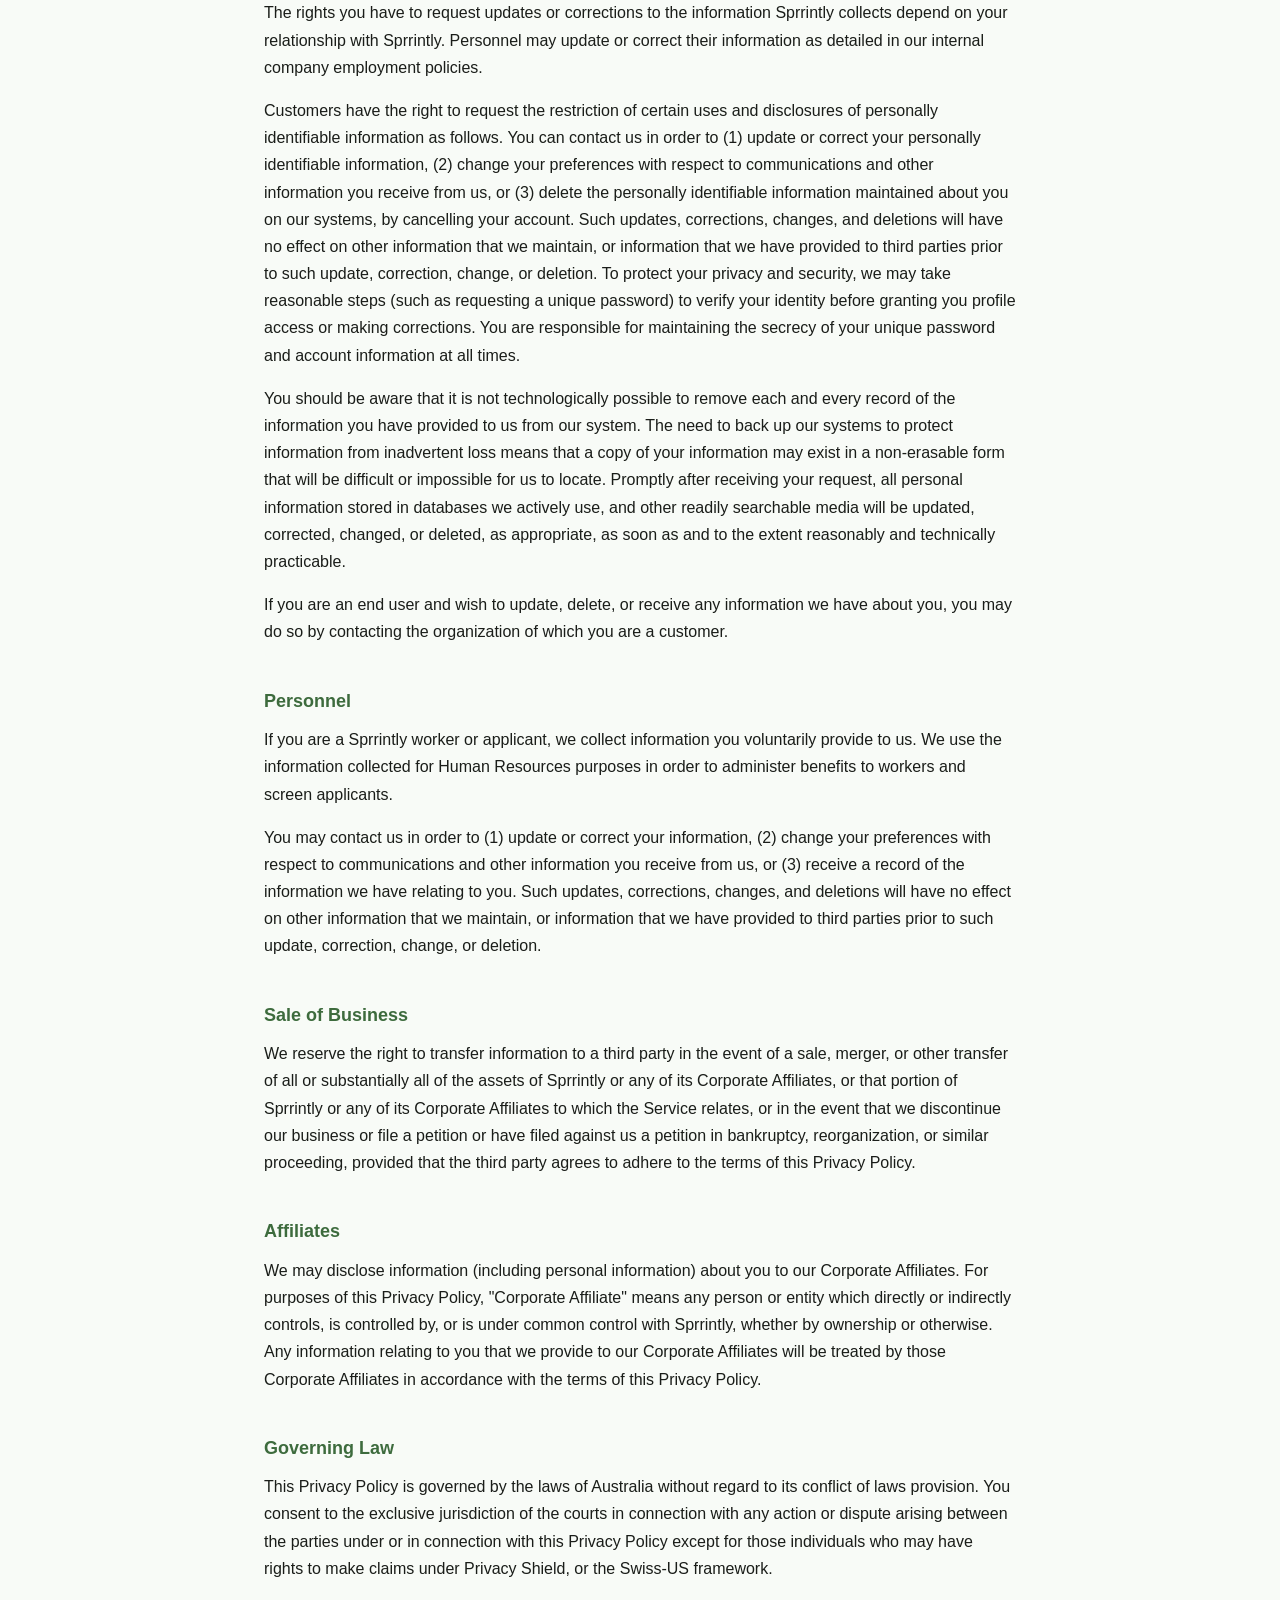
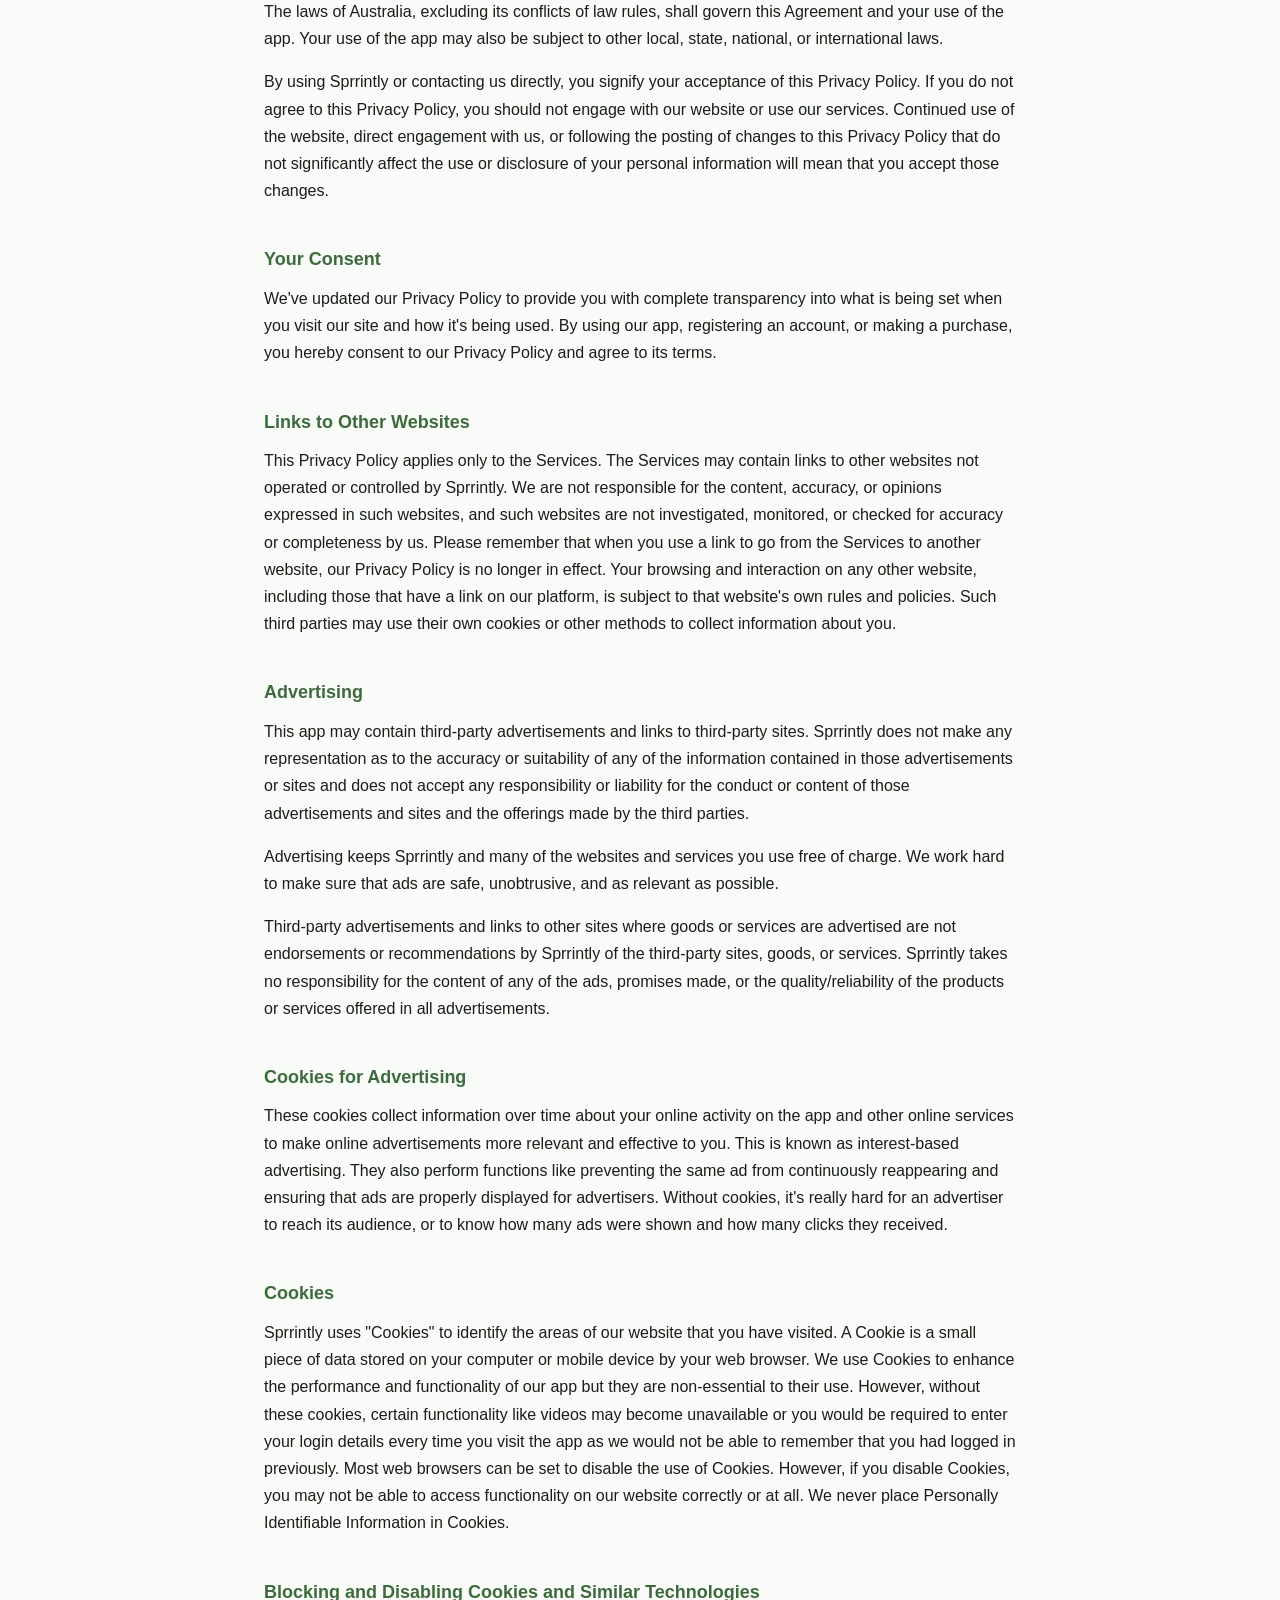
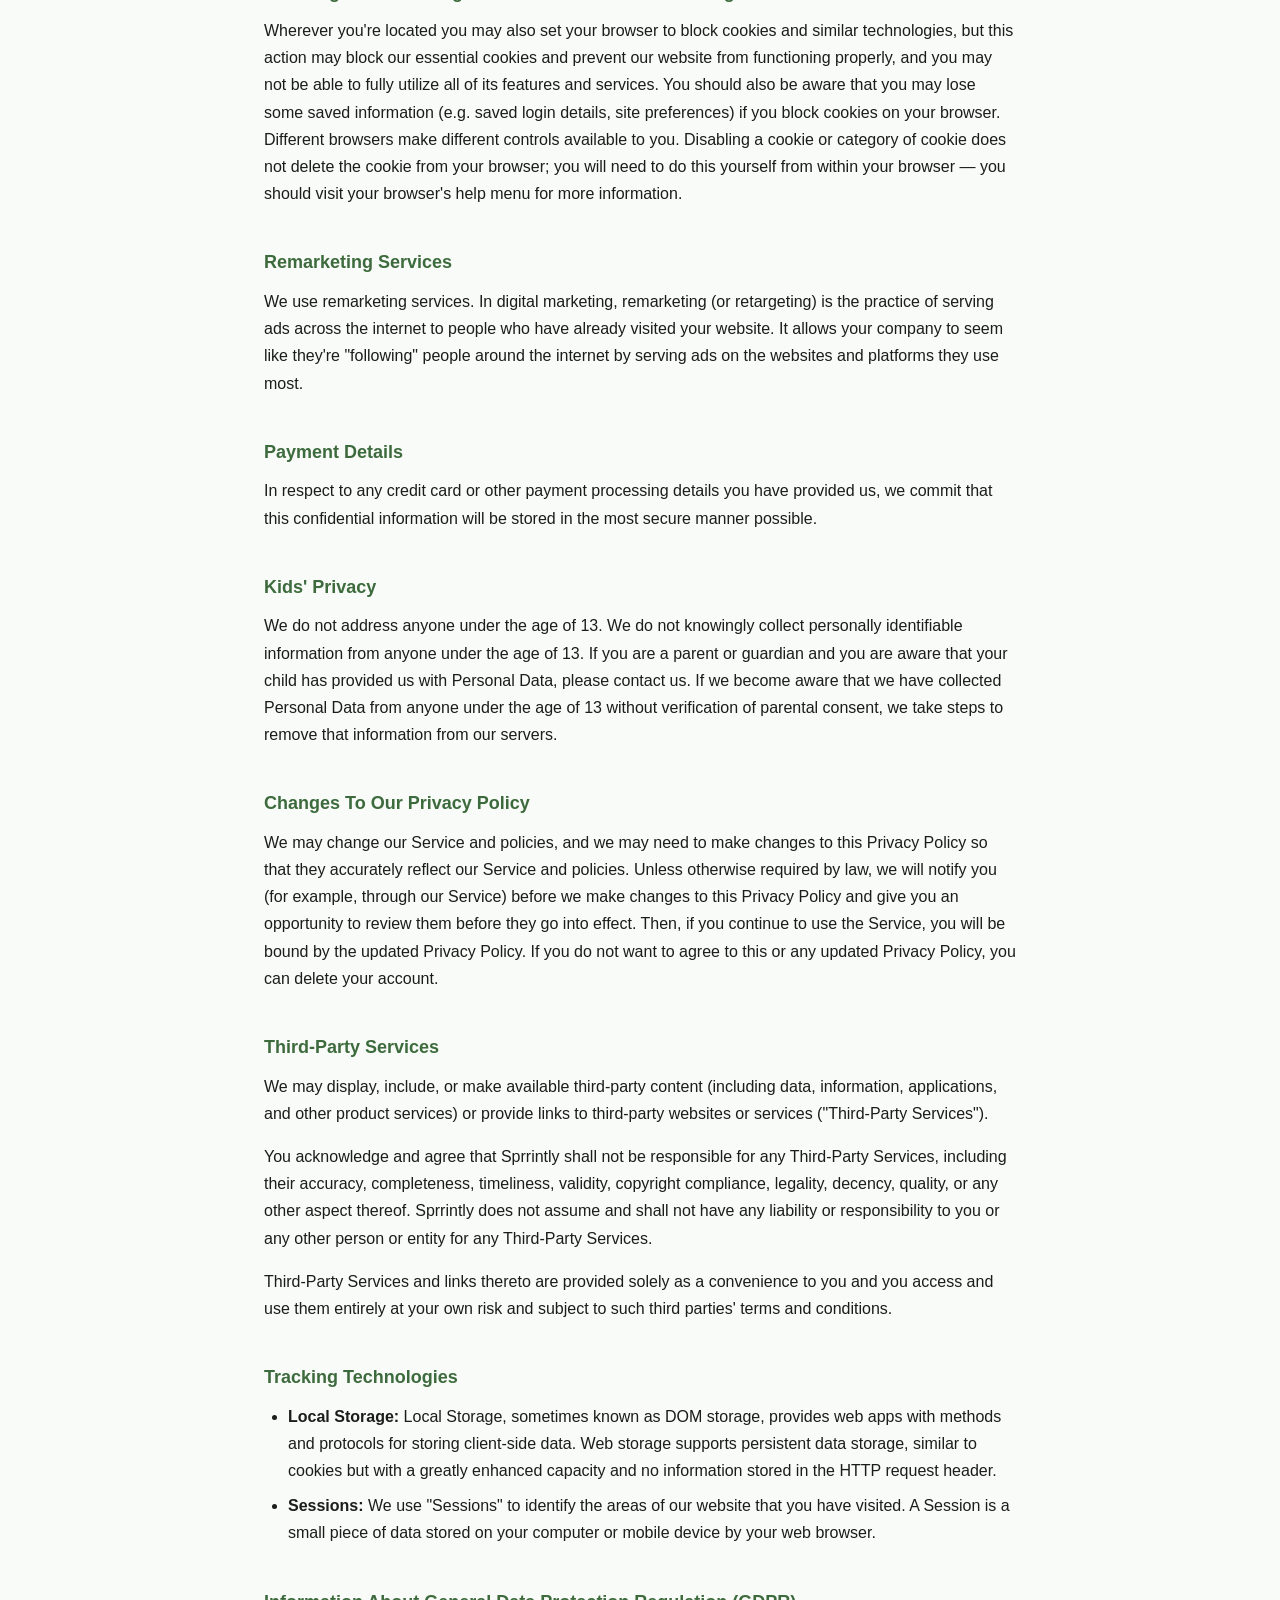
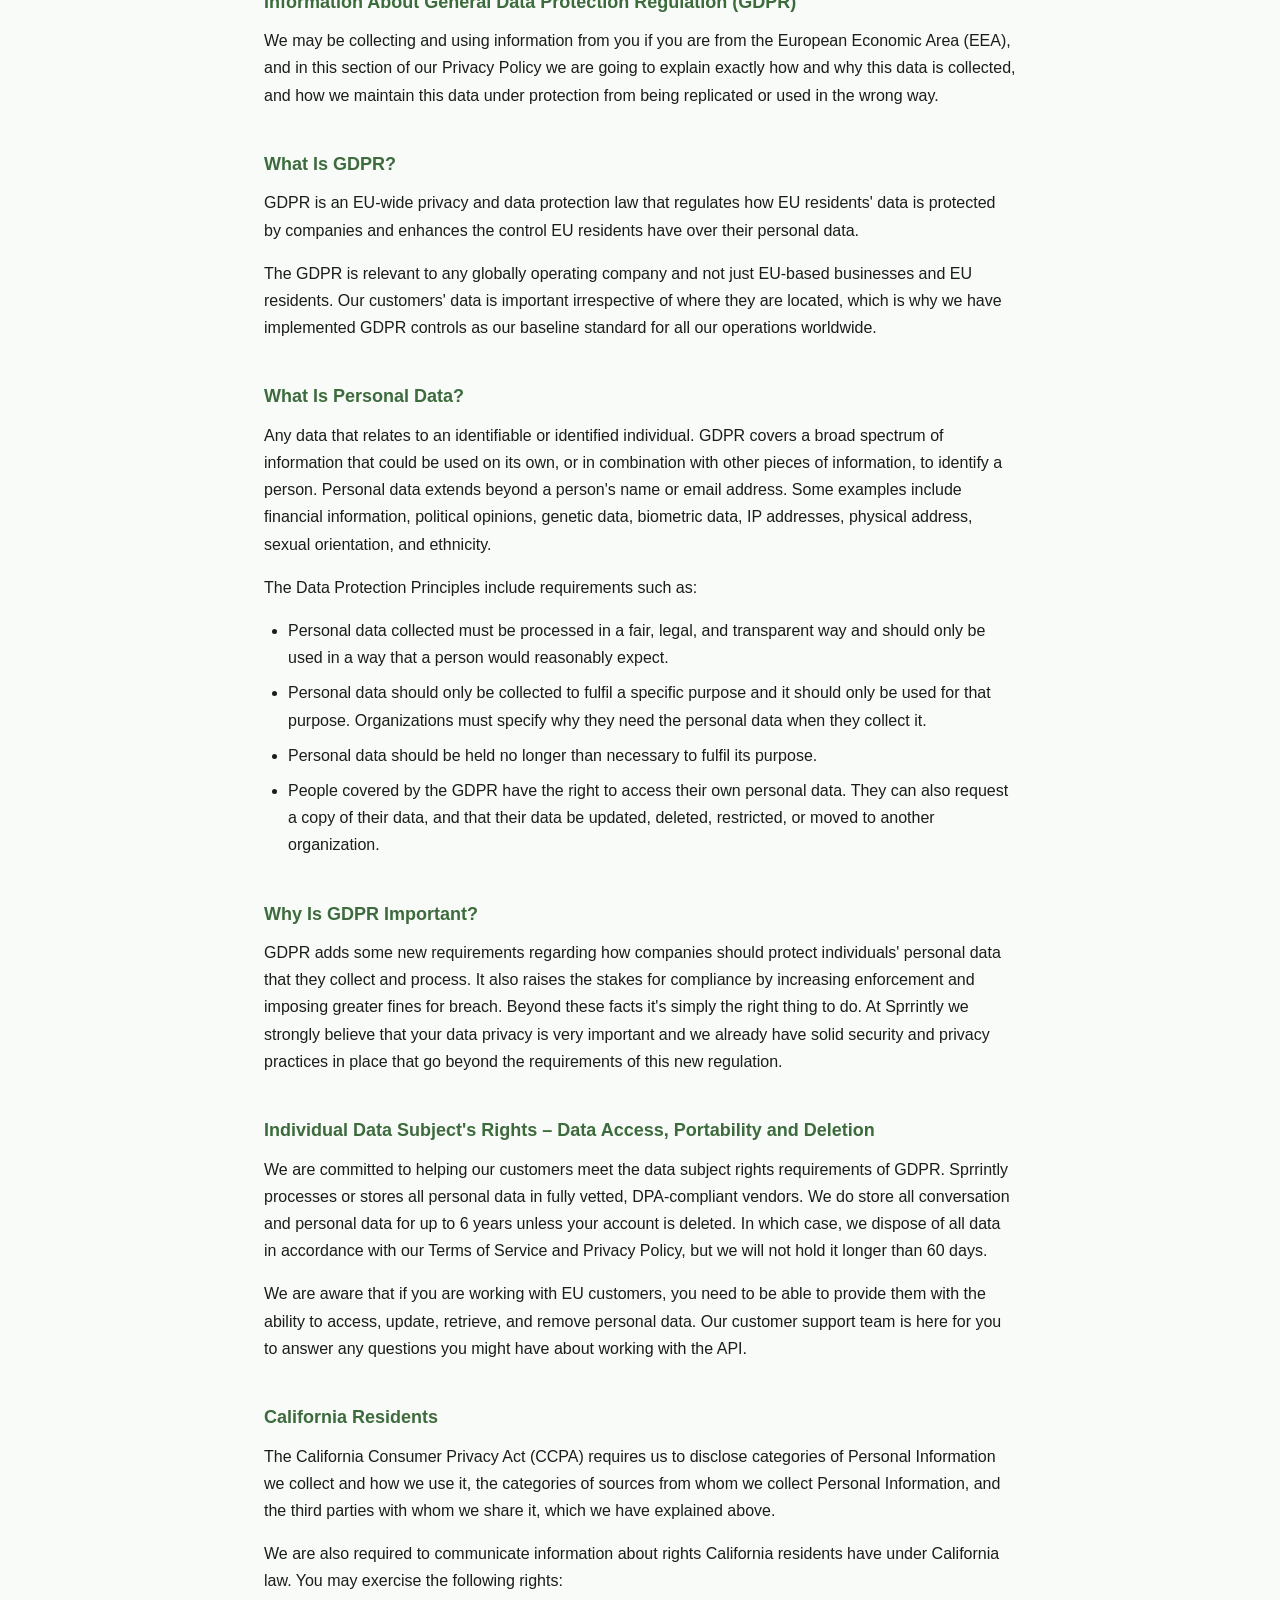
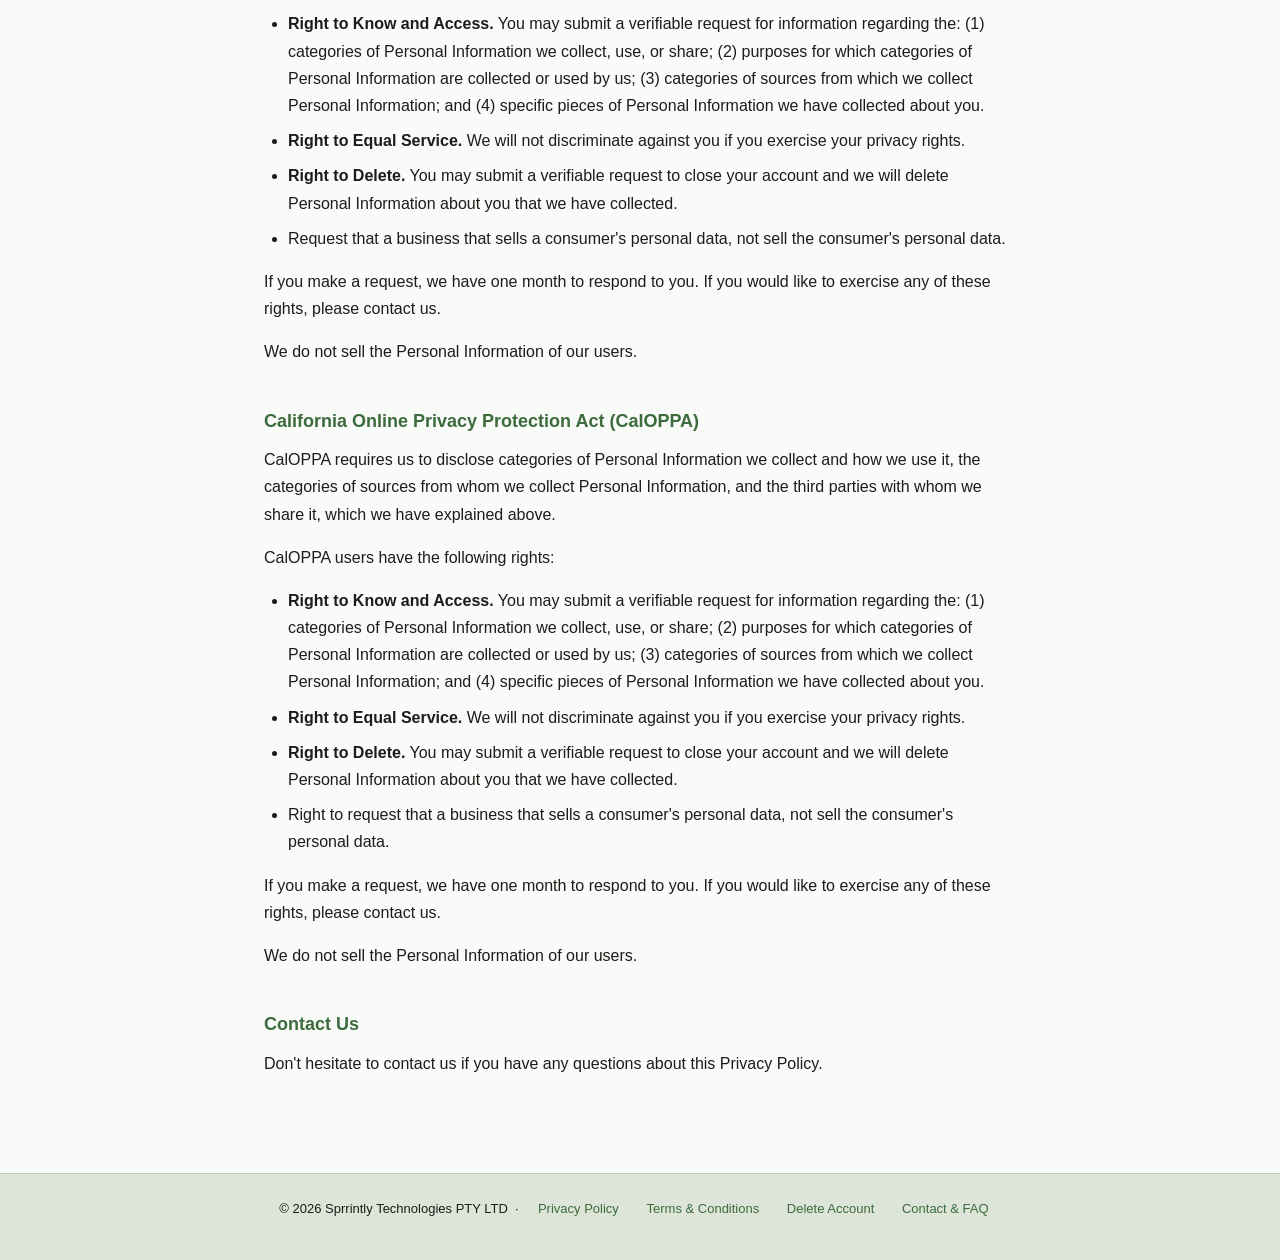
<file: privacy_policy.html>
<!DOCTYPE html>
<html lang="en">
<head>
  <meta charset="UTF-8" />
  <meta name="viewport" content="width=device-width, initial-scale=1.0" />
  <title>Privacy Policy – Sprrintly</title>
  <link rel="stylesheet" href="style.css" />
</head>
<body>
  <header>
    <div class="container">
      <a class="logo" href="index.html">Sprrintly</a>
      <nav>
        <a href="privacy_policy.html" class="active">Privacy Policy</a>
        <a href="terms_and_conditions.html">Terms &amp; Conditions</a>
      </nav>
    </div>
  </header>

  <main>
    <div class="container">
      <h1 class="page-title">Privacy Policy</h1>
      <p class="updated-date">Updated at 2026-03-30</p>

      <p>Sprrintly ("we," "our," or "us") is committed to protecting your privacy. This Privacy Policy
        explains how your personal information is collected, used, and disclosed by Sprrintly.</p>
      <p>This Privacy Policy applies to our website, and its associated subdomains (collectively, our "Service")
        alongside our application, Sprrintly. By accessing or using our Service, you signify that you have read,
        understood, and agree to our collection, storage, use, and disclosure of your personal information as
        described in this Privacy Policy.</p>

      <h1>Definitions and Key Terms</h1>
      <p>To help explain things as clearly as possible in this Privacy Policy, every time any of these terms are
        referenced, they are strictly defined as:</p>
      <ul>
        <li><strong>Cookie:</strong> small amount of data generated by a website and saved by your web browser.
          It is used to identify your browser, provide analytics, and remember information about you such as your
          language preference or login information.</li>
        <li><strong>Company:</strong> when this policy mentions "Company," "we," "us," or "our," it refers to
          Sprrintly Technologies PTY LTD, Everard Street, Footscray, Melbourne, Australia, that is responsible
          for your information under this Privacy Policy.</li>
        <li><strong>Country:</strong> where Sprrintly or the owners/founders of Sprrintly are based — in this
          case, Australia.</li>
        <li><strong>Customer:</strong> refers to the company, organization, or person that signs up to use the
          Sprrintly Service to manage relationships with your consumers or service users.</li>
        <li><strong>Device:</strong> any internet-connected device such as a phone, tablet, computer, or any
          other device that can be used to visit Sprrintly and use the services.</li>
        <li><strong>IP address:</strong> every device connected to the Internet is assigned a number known as an
          Internet protocol (IP) address. These numbers are usually assigned in geographic blocks. An IP address
          can often be used to identify the location from which a device is connecting to the Internet.</li>
        <li><strong>Personnel:</strong> refers to those individuals who are employed by Sprrintly or are under
          contract to perform a service on behalf of one of the parties.</li>
        <li><strong>Personal Data:</strong> any information that directly, indirectly, or in connection with
          other information — including a personal identification number — allows for the identification or
          identifiability of a natural person.</li>
        <li><strong>Service:</strong> refers to the service provided by Sprrintly as described in the relative
          terms (if available) and on this platform.</li>
        <li><strong>Third-party service:</strong> refers to advertisers, contest sponsors, promotional and
          marketing partners, and others who provide our content or whose products or services we think may
          interest you.</li>
        <li><strong>You:</strong> a person or entity that is registered with Sprrintly to use the Services.</li>
      </ul>

      <h1>What Information Do We Collect?</h1>
      <p>We collect information from you when you visit our app, register on our site, place an order, subscribe
        to our newsletter, respond to a survey, or fill out a form.</p>
      <ul>
        <li>Name / Username</li>
        <li>Email Addresses</li>
        <li>Password</li>
      </ul>

      <h1>How Do We Use The Information We Collect?</h1>
      <p>Any of the information we collect from you may be used in one of the following ways:</p>
      <ul>
        <li>To personalize your experience (your information helps us to better respond to your individual needs)</li>
        <li>To improve our app (we continually strive to improve our app offerings based on the information and
          feedback we receive from you)</li>
        <li>To improve customer service (your information helps us to more effectively respond to your customer
          service requests and support needs)</li>
        <li>To process transactions</li>
        <li>To administer a contest, promotion, survey, or other site feature</li>
        <li>To send periodic emails</li>
      </ul>

      <h1>When Does Sprrintly Use End User Information from Third Parties?</h1>
      <p>Sprrintly will collect End User Data necessary to provide the Sprrintly services to our customers.</p>
      <p>End users may voluntarily provide us with information they have made available on social media websites.
        If you provide us with any such information, we may collect publicly available information from the social
        media websites you have indicated. You can control how much of your information social media websites make
        public by visiting these websites and changing your privacy settings.</p>

      <h1>When Does Sprrintly Use Customer Information from Third Parties?</h1>
      <p>We receive some information from third parties when you contact us. For example, when you submit your
        email address to us to show interest in becoming a Sprrintly customer, we receive information from a third
        party that provides automated fraud detection services to Sprrintly. We also occasionally collect
        information that is made publicly available on social media websites. You can control how much of your
        information social media websites make public by visiting these websites and changing your privacy settings.</p>

      <h1>Do We Share the Information We Collect with Third Parties?</h1>
      <p>We may share the information that we collect, both personal and non-personal, with third parties such as
        advertisers, contest sponsors, promotional and marketing partners, and others who provide our content or
        whose products or services we think may interest you. We may also share it with our current and future
        affiliated companies and business partners, and if we are involved in a merger, asset sale, or other
        business reorganization, we may also share or transfer your personal and non-personal information to our
        successors-in-interest.</p>
      <p>We may engage trusted third-party service providers to perform functions and provide services to us, such
        as hosting and maintaining our servers and the app, database storage and management, e-mail management,
        storage marketing, credit card processing, customer service, and fulfilling orders for products and services
        you may purchase through the app. We will likely share your personal information, and possibly some
        non-personal information, with these third parties to enable them to perform these services for us and for you.</p>
      <p>We may share portions of our log file data, including IP addresses, for analytics purposes with third
        parties such as web analytics partners, application developers, and ad networks. If your IP address is
        shared, it may be used to estimate general location and other technographics such as connection speed,
        whether you have visited the app in a shared location, and type of device used. They may aggregate
        information about our advertising and what you see on the app and then provide auditing, research, and
        reporting for us and our advertisers. We may also disclose personal and non-personal information about you
        to government or law enforcement officials or private parties as we, in our sole discretion, believe
        necessary or appropriate to respond to claims, legal process (including subpoenas), to protect our rights
        and interests or those of a third party, the safety of the public or any person, to prevent or stop any
        illegal, unethical, or legally actionable activity, or to otherwise comply with applicable court orders,
        laws, rules, and regulations.</p>

      <h1>Where and When Is Information Collected from Customers and End Users?</h1>
      <p>Sprrintly will collect personal information that you submit to us. We may also receive personal
        information about you from third parties as described above.</p>

      <h1>How Do We Use Your Email Address?</h1>
      <p>By submitting your email address on this app, you agree to receive emails from us. You can cancel your
        participation in any of these email lists at any time by clicking on the opt-out link or other unsubscribe
        option included in the respective email. We only send emails to people who have authorized us to contact
        them, either directly or through a third party. We do not send unsolicited commercial emails. By
        submitting your email address, you also agree to allow us to use your email address for customer audience
        targeting on sites like Facebook, where we display custom advertising to specific people who have opted in
        to receive communications from us. Email addresses submitted only through the order processing page will
        be used solely for the purpose of sending you information and updates pertaining to your order. Note: if
        at any time you would like to unsubscribe from receiving future emails, we include detailed unsubscribe
        instructions at the bottom of each email.</p>

      <h1>How Long Do We Keep Your Information?</h1>
      <p>We keep your information only so long as we need it to provide Sprrintly to you and fulfill the purposes
        described in this policy. This is also the case for anyone that we share your information with and who
        carries out services on our behalf. When we no longer need to use your information and there is no need
        for us to keep it to comply with our legal or regulatory obligations, we'll either remove it from our
        systems or depersonalize it so that we can't identify you.</p>

      <h1>How Do We Protect Your Information?</h1>
      <p>We implement a variety of security measures to maintain the safety of your personal information when you
        place an order or enter, submit, or access your personal information. We offer the use of a secure server.
        All supplied sensitive/credit information is transmitted via Secure Socket Layer (SSL) technology and then
        encrypted into our payment gateway providers' database, only to be accessible by those authorized with
        special access rights to such systems, and are required to keep the information confidential. After a
        transaction, your private information (credit cards, social security numbers, financials, etc.) is never
        kept on file. We cannot, however, ensure or warrant the absolute security of any information you transmit
        to Sprrintly or guarantee that your information on the Service may not be accessed, disclosed, altered, or
        destroyed by a breach of any of our physical, technical, or managerial safeguards.</p>

      <h1>Could My Information Be Transferred to Other Countries?</h1>
      <p>Sprrintly is incorporated in Australia. Information collected via our website, through direct
        interactions with you, or from use of our help services may be transferred from time to time to our
        offices or personnel, or to third parties, located throughout the world, and may be viewed and hosted
        anywhere in the world, including countries that may not have laws of general applicability regulating the
        use and transfer of such data. To the fullest extent allowed by applicable law, by using any of the above,
        you voluntarily consent to the trans-border transfer and hosting of such information.</p>

      <h1>Is the Information Collected Through the Sprrintly Service Secure?</h1>
      <p>We take precautions to protect the security of your information. We have physical, electronic, and
        managerial procedures to help safeguard, prevent unauthorized access, maintain data security, and
        correctly use your information. However, neither people nor security systems are foolproof, including
        encryption systems. In addition, people can commit intentional crimes, make mistakes, or fail to follow
        policies. Therefore, while we use reasonable efforts to protect your personal information, we cannot
        guarantee its absolute security. If applicable law imposes any non-disclaimable duty to protect your
        personal information, you agree that intentional misconduct will be the standard used to measure our
        compliance with that duty.</p>

      <h1>Can I Update or Correct My Information?</h1>
      <p>The rights you have to request updates or corrections to the information Sprrintly collects depend on
        your relationship with Sprrintly. Personnel may update or correct their information as detailed in our
        internal company employment policies.</p>
      <p>Customers have the right to request the restriction of certain uses and disclosures of personally
        identifiable information as follows. You can contact us in order to (1) update or correct your personally
        identifiable information, (2) change your preferences with respect to communications and other information
        you receive from us, or (3) delete the personally identifiable information maintained about you on our
        systems, by cancelling your account. Such updates, corrections, changes, and deletions will have no effect
        on other information that we maintain, or information that we have provided to third parties prior to such
        update, correction, change, or deletion. To protect your privacy and security, we may take reasonable
        steps (such as requesting a unique password) to verify your identity before granting you profile access or
        making corrections. You are responsible for maintaining the secrecy of your unique password and account
        information at all times.</p>
      <p>You should be aware that it is not technologically possible to remove each and every record of the
        information you have provided to us from our system. The need to back up our systems to protect
        information from inadvertent loss means that a copy of your information may exist in a non-erasable form
        that will be difficult or impossible for us to locate. Promptly after receiving your request, all personal
        information stored in databases we actively use, and other readily searchable media will be updated,
        corrected, changed, or deleted, as appropriate, as soon as and to the extent reasonably and technically
        practicable.</p>
      <p>If you are an end user and wish to update, delete, or receive any information we have about you, you may
        do so by contacting the organization of which you are a customer.</p>

      <h1>Personnel</h1>
      <p>If you are a Sprrintly worker or applicant, we collect information you voluntarily provide to us. We use
        the information collected for Human Resources purposes in order to administer benefits to workers and
        screen applicants.</p>
      <p>You may contact us in order to (1) update or correct your information, (2) change your preferences with
        respect to communications and other information you receive from us, or (3) receive a record of the
        information we have relating to you. Such updates, corrections, changes, and deletions will have no effect
        on other information that we maintain, or information that we have provided to third parties prior to such
        update, correction, change, or deletion.</p>

      <h1>Sale of Business</h1>
      <p>We reserve the right to transfer information to a third party in the event of a sale, merger, or other
        transfer of all or substantially all of the assets of Sprrintly or any of its Corporate Affiliates, or
        that portion of Sprrintly or any of its Corporate Affiliates to which the Service relates, or in the event
        that we discontinue our business or file a petition or have filed against us a petition in bankruptcy,
        reorganization, or similar proceeding, provided that the third party agrees to adhere to the terms of this
        Privacy Policy.</p>

      <h1>Affiliates</h1>
      <p>We may disclose information (including personal information) about you to our Corporate Affiliates. For
        purposes of this Privacy Policy, "Corporate Affiliate" means any person or entity which directly or
        indirectly controls, is controlled by, or is under common control with Sprrintly, whether by ownership or
        otherwise. Any information relating to you that we provide to our Corporate Affiliates will be treated by
        those Corporate Affiliates in accordance with the terms of this Privacy Policy.</p>

      <h1>Governing Law</h1>
      <p>This Privacy Policy is governed by the laws of Australia without regard to its conflict of laws
        provision. You consent to the exclusive jurisdiction of the courts in connection with any action or
        dispute arising between the parties under or in connection with this Privacy Policy except for those
        individuals who may have rights to make claims under Privacy Shield, or the Swiss-US framework.</p>
      <p>The laws of Australia, excluding its conflicts of law rules, shall govern this Agreement and your use of
        the app. Your use of the app may also be subject to other local, state, national, or international laws.</p>
      <p>By using Sprrintly or contacting us directly, you signify your acceptance of this Privacy Policy. If you
        do not agree to this Privacy Policy, you should not engage with our website or use our services. Continued
        use of the website, direct engagement with us, or following the posting of changes to this Privacy Policy
        that do not significantly affect the use or disclosure of your personal information will mean that you
        accept those changes.</p>

      <h1>Your Consent</h1>
      <p>We've updated our Privacy Policy to provide you with complete transparency into what is being set when
        you visit our site and how it's being used. By using our app, registering an account, or making a
        purchase, you hereby consent to our Privacy Policy and agree to its terms.</p>

      <h1>Links to Other Websites</h1>
      <p>This Privacy Policy applies only to the Services. The Services may contain links to other websites not
        operated or controlled by Sprrintly. We are not responsible for the content, accuracy, or opinions
        expressed in such websites, and such websites are not investigated, monitored, or checked for accuracy or
        completeness by us. Please remember that when you use a link to go from the Services to another website,
        our Privacy Policy is no longer in effect. Your browsing and interaction on any other website, including
        those that have a link on our platform, is subject to that website's own rules and policies. Such third
        parties may use their own cookies or other methods to collect information about you.</p>

      <h1>Advertising</h1>
      <p>This app may contain third-party advertisements and links to third-party sites. Sprrintly does not make
        any representation as to the accuracy or suitability of any of the information contained in those
        advertisements or sites and does not accept any responsibility or liability for the conduct or content of
        those advertisements and sites and the offerings made by the third parties.</p>
      <p>Advertising keeps Sprrintly and many of the websites and services you use free of charge. We work hard
        to make sure that ads are safe, unobtrusive, and as relevant as possible.</p>
      <p>Third-party advertisements and links to other sites where goods or services are advertised are not
        endorsements or recommendations by Sprrintly of the third-party sites, goods, or services. Sprrintly
        takes no responsibility for the content of any of the ads, promises made, or the quality/reliability of
        the products or services offered in all advertisements.</p>

      <h1>Cookies for Advertising</h1>
      <p>These cookies collect information over time about your online activity on the app and other online
        services to make online advertisements more relevant and effective to you. This is known as interest-based
        advertising. They also perform functions like preventing the same ad from continuously reappearing and
        ensuring that ads are properly displayed for advertisers. Without cookies, it's really hard for an
        advertiser to reach its audience, or to know how many ads were shown and how many clicks they received.</p>

      <h1>Cookies</h1>
      <p>Sprrintly uses "Cookies" to identify the areas of our website that you have visited. A Cookie is a small
        piece of data stored on your computer or mobile device by your web browser. We use Cookies to enhance the
        performance and functionality of our app but they are non-essential to their use. However, without these
        cookies, certain functionality like videos may become unavailable or you would be required to enter your
        login details every time you visit the app as we would not be able to remember that you had logged in
        previously. Most web browsers can be set to disable the use of Cookies. However, if you disable Cookies,
        you may not be able to access functionality on our website correctly or at all. We never place Personally
        Identifiable Information in Cookies.</p>

      <h1>Blocking and Disabling Cookies and Similar Technologies</h1>
      <p>Wherever you're located you may also set your browser to block cookies and similar technologies, but
        this action may block our essential cookies and prevent our website from functioning properly, and you may
        not be able to fully utilize all of its features and services. You should also be aware that you may lose
        some saved information (e.g. saved login details, site preferences) if you block cookies on your browser.
        Different browsers make different controls available to you. Disabling a cookie or category of cookie does
        not delete the cookie from your browser; you will need to do this yourself from within your browser — you
        should visit your browser's help menu for more information.</p>

      <h1>Remarketing Services</h1>
      <p>We use remarketing services. In digital marketing, remarketing (or retargeting) is the practice of
        serving ads across the internet to people who have already visited your website. It allows your company to
        seem like they're "following" people around the internet by serving ads on the websites and platforms they
        use most.</p>

      <h1>Payment Details</h1>
      <p>In respect to any credit card or other payment processing details you have provided us, we commit that
        this confidential information will be stored in the most secure manner possible.</p>

      <h1>Kids' Privacy</h1>
      <p>We do not address anyone under the age of 13. We do not knowingly collect personally identifiable
        information from anyone under the age of 13. If you are a parent or guardian and you are aware that your
        child has provided us with Personal Data, please contact us. If we become aware that we have collected
        Personal Data from anyone under the age of 13 without verification of parental consent, we take steps to
        remove that information from our servers.</p>

      <h1>Changes To Our Privacy Policy</h1>
      <p>We may change our Service and policies, and we may need to make changes to this Privacy Policy so that
        they accurately reflect our Service and policies. Unless otherwise required by law, we will notify you
        (for example, through our Service) before we make changes to this Privacy Policy and give you an
        opportunity to review them before they go into effect. Then, if you continue to use the Service, you will
        be bound by the updated Privacy Policy. If you do not want to agree to this or any updated Privacy Policy,
        you can delete your account.</p>

      <h1>Third-Party Services</h1>
      <p>We may display, include, or make available third-party content (including data, information,
        applications, and other product services) or provide links to third-party websites or services
        ("Third-Party Services").</p>
      <p>You acknowledge and agree that Sprrintly shall not be responsible for any Third-Party Services,
        including their accuracy, completeness, timeliness, validity, copyright compliance, legality, decency,
        quality, or any other aspect thereof. Sprrintly does not assume and shall not have any liability or
        responsibility to you or any other person or entity for any Third-Party Services.</p>
      <p>Third-Party Services and links thereto are provided solely as a convenience to you and you access and
        use them entirely at your own risk and subject to such third parties' terms and conditions.</p>

      <h1>Tracking Technologies</h1>
      <ul>
        <li><strong>Local Storage:</strong> Local Storage, sometimes known as DOM storage, provides web apps with
          methods and protocols for storing client-side data. Web storage supports persistent data storage,
          similar to cookies but with a greatly enhanced capacity and no information stored in the HTTP request
          header.</li>
        <li><strong>Sessions:</strong> We use "Sessions" to identify the areas of our website that you have
          visited. A Session is a small piece of data stored on your computer or mobile device by your web
          browser.</li>
      </ul>

      <h1>Information About General Data Protection Regulation (GDPR)</h1>
      <p>We may be collecting and using information from you if you are from the European Economic Area (EEA),
        and in this section of our Privacy Policy we are going to explain exactly how and why this data is
        collected, and how we maintain this data under protection from being replicated or used in the wrong way.</p>

      <h1>What Is GDPR?</h1>
      <p>GDPR is an EU-wide privacy and data protection law that regulates how EU residents' data is protected by
        companies and enhances the control EU residents have over their personal data.</p>
      <p>The GDPR is relevant to any globally operating company and not just EU-based businesses and EU
        residents. Our customers' data is important irrespective of where they are located, which is why we have
        implemented GDPR controls as our baseline standard for all our operations worldwide.</p>

      <h1>What Is Personal Data?</h1>
      <p>Any data that relates to an identifiable or identified individual. GDPR covers a broad spectrum of
        information that could be used on its own, or in combination with other pieces of information, to identify
        a person. Personal data extends beyond a person's name or email address. Some examples include financial
        information, political opinions, genetic data, biometric data, IP addresses, physical address, sexual
        orientation, and ethnicity.</p>
      <p>The Data Protection Principles include requirements such as:</p>
      <ul>
        <li>Personal data collected must be processed in a fair, legal, and transparent way and should only be
          used in a way that a person would reasonably expect.</li>
        <li>Personal data should only be collected to fulfil a specific purpose and it should only be used for
          that purpose. Organizations must specify why they need the personal data when they collect it.</li>
        <li>Personal data should be held no longer than necessary to fulfil its purpose.</li>
        <li>People covered by the GDPR have the right to access their own personal data. They can also request a
          copy of their data, and that their data be updated, deleted, restricted, or moved to another
          organization.</li>
      </ul>

      <h1>Why Is GDPR Important?</h1>
      <p>GDPR adds some new requirements regarding how companies should protect individuals' personal data that
        they collect and process. It also raises the stakes for compliance by increasing enforcement and imposing
        greater fines for breach. Beyond these facts it's simply the right thing to do. At Sprrintly we strongly
        believe that your data privacy is very important and we already have solid security and privacy practices
        in place that go beyond the requirements of this new regulation.</p>

      <h1>Individual Data Subject's Rights – Data Access, Portability and Deletion</h1>
      <p>We are committed to helping our customers meet the data subject rights requirements of GDPR. Sprrintly
        processes or stores all personal data in fully vetted, DPA-compliant vendors. We do store all conversation
        and personal data for up to 6 years unless your account is deleted. In which case, we dispose of all data
        in accordance with our Terms of Service and Privacy Policy, but we will not hold it longer than 60 days.</p>
      <p>We are aware that if you are working with EU customers, you need to be able to provide them with the
        ability to access, update, retrieve, and remove personal data. Our customer support team is here for you
        to answer any questions you might have about working with the API.</p>

      <h1>California Residents</h1>
      <p>The California Consumer Privacy Act (CCPA) requires us to disclose categories of Personal Information we
        collect and how we use it, the categories of sources from whom we collect Personal Information, and the
        third parties with whom we share it, which we have explained above.</p>
      <p>We are also required to communicate information about rights California residents have under California
        law. You may exercise the following rights:</p>
      <ul>
        <li><strong>Right to Know and Access.</strong> You may submit a verifiable request for information
          regarding the: (1) categories of Personal Information we collect, use, or share; (2) purposes for which
          categories of Personal Information are collected or used by us; (3) categories of sources from which we
          collect Personal Information; and (4) specific pieces of Personal Information we have collected about
          you.</li>
        <li><strong>Right to Equal Service.</strong> We will not discriminate against you if you exercise your
          privacy rights.</li>
        <li><strong>Right to Delete.</strong> You may submit a verifiable request to close your account and we
          will delete Personal Information about you that we have collected.</li>
        <li>Request that a business that sells a consumer's personal data, not sell the consumer's personal data.</li>
      </ul>
      <p>If you make a request, we have one month to respond to you. If you would like to exercise any of these
        rights, please contact us.</p>
      <p>We do not sell the Personal Information of our users.</p>

      <h1>California Online Privacy Protection Act (CalOPPA)</h1>
      <p>CalOPPA requires us to disclose categories of Personal Information we collect and how we use it, the
        categories of sources from whom we collect Personal Information, and the third parties with whom we share
        it, which we have explained above.</p>
      <p>CalOPPA users have the following rights:</p>
      <ul>
        <li><strong>Right to Know and Access.</strong> You may submit a verifiable request for information
          regarding the: (1) categories of Personal Information we collect, use, or share; (2) purposes for which
          categories of Personal Information are collected or used by us; (3) categories of sources from which we
          collect Personal Information; and (4) specific pieces of Personal Information we have collected about
          you.</li>
        <li><strong>Right to Equal Service.</strong> We will not discriminate against you if you exercise your
          privacy rights.</li>
        <li><strong>Right to Delete.</strong> You may submit a verifiable request to close your account and we
          will delete Personal Information about you that we have collected.</li>
        <li>Right to request that a business that sells a consumer's personal data, not sell the consumer's
          personal data.</li>
      </ul>
      <p>If you make a request, we have one month to respond to you. If you would like to exercise any of these
        rights, please contact us.</p>
      <p>We do not sell the Personal Information of our users.</p>

      <h1>Contact Us</h1>
      <p>Don't hesitate to contact us if you have any questions about this Privacy Policy.</p>
    </div>
  </main>

  <footer>
    <div class="container">
      <p>
        &copy; 2026 Sprrintly Technologies PTY LTD &nbsp;&middot;&nbsp;
        <a href="privacy_policy.html">Privacy Policy</a>
        <a href="terms_and_conditions.html">Terms &amp; Conditions</a>
        <a href="delete_account.html">Delete Account</a>
        <a href="contact.html">Contact &amp; FAQ</a>
      </p>
    </div>
  </footer>
</body>
</html>
</file>
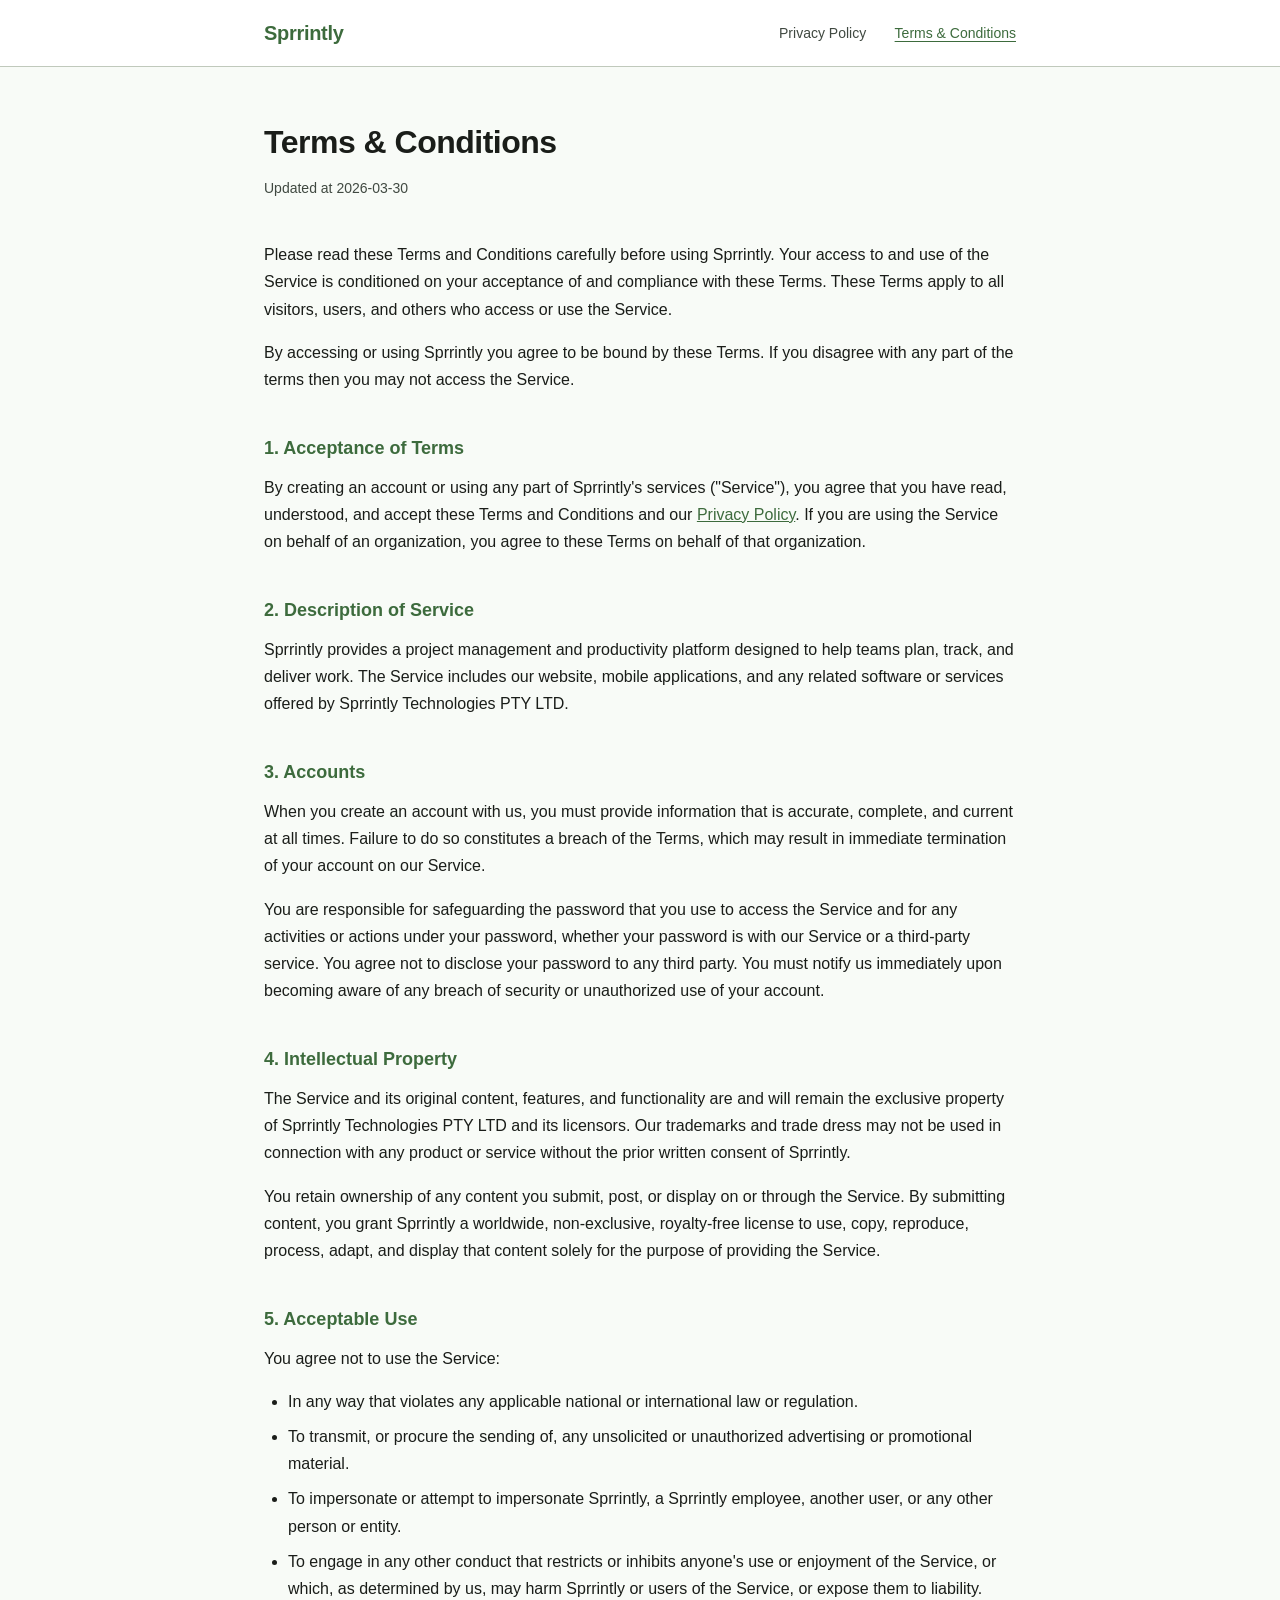
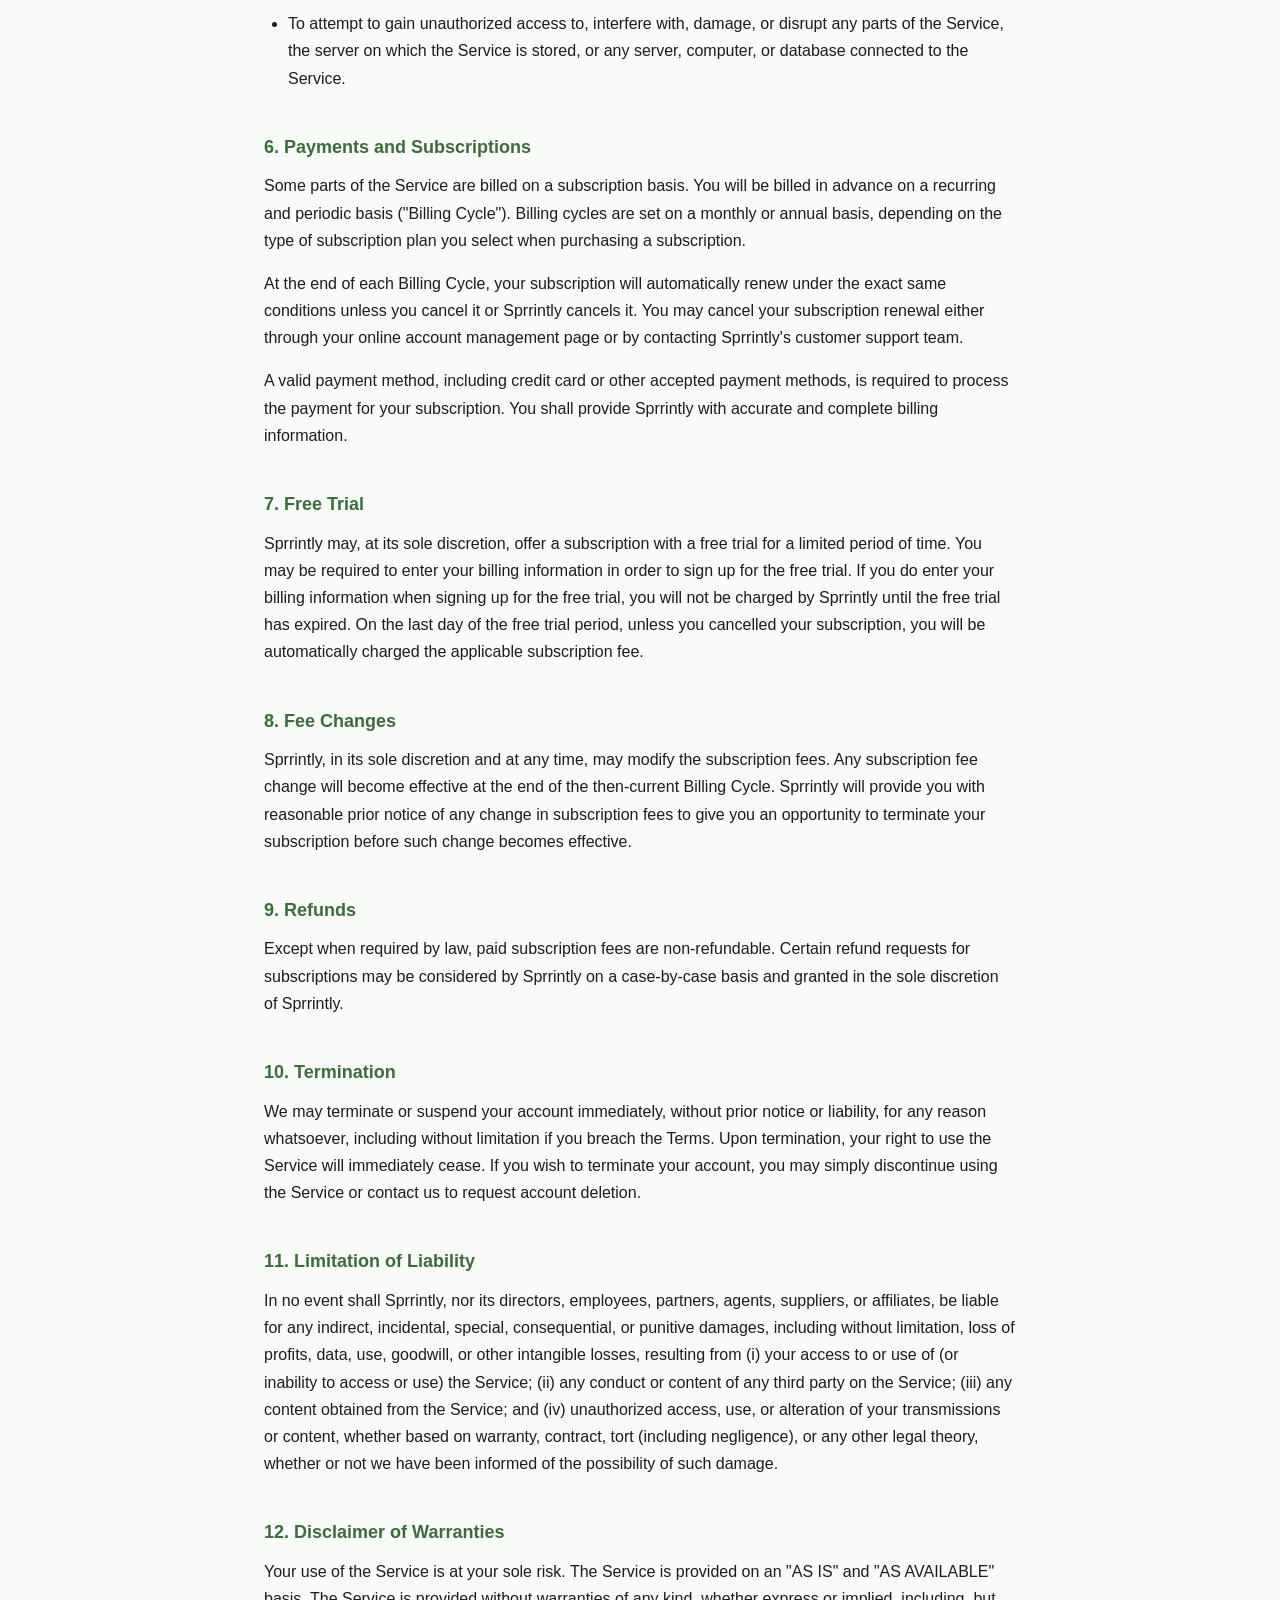
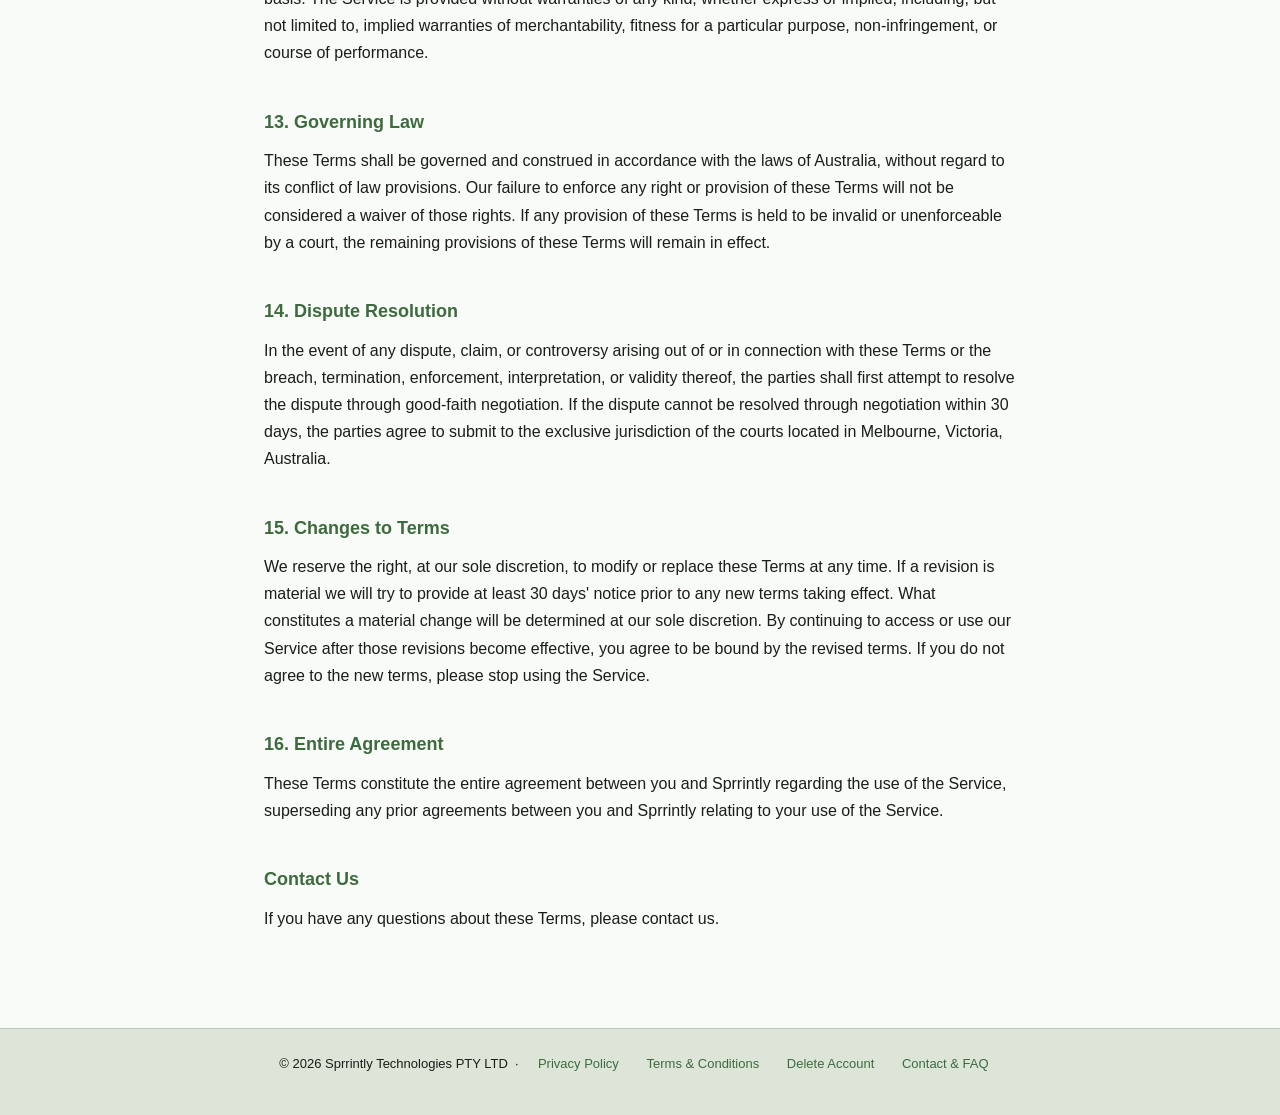
<file: terms_and_conditions.html>
<!DOCTYPE html>
<html lang="en">
<head>
  <meta charset="UTF-8" />
  <meta name="viewport" content="width=device-width, initial-scale=1.0" />
  <title>Terms &amp; Conditions – Sprrintly</title>
  <link rel="stylesheet" href="style.css" />
</head>
<body>
  <header>
    <div class="container">
      <a class="logo" href="index.html">Sprrintly</a>
      <nav>
        <a href="privacy_policy.html">Privacy Policy</a>
        <a href="terms_and_conditions.html" class="active">Terms &amp; Conditions</a>
      </nav>
    </div>
  </header>

  <main>
    <div class="container">
      <h1 class="page-title">Terms &amp; Conditions</h1>
      <p class="updated-date">Updated at 2026-03-30</p>

      <p>Please read these Terms and Conditions carefully before using Sprrintly. Your access to and use of
        the Service is conditioned on your acceptance of and compliance with these Terms. These Terms apply to
        all visitors, users, and others who access or use the Service.</p>
      <p>By accessing or using Sprrintly you agree to be bound by these Terms. If you disagree with any part
        of the terms then you may not access the Service.</p>

      <h1>1. Acceptance of Terms</h1>
      <p>By creating an account or using any part of Sprrintly's services ("Service"), you agree that you have
        read, understood, and accept these Terms and Conditions and our
        <a href="privacy_policy.html">Privacy Policy</a>. If you are using the Service on behalf of an
        organization, you agree to these Terms on behalf of that organization.</p>

      <h1>2. Description of Service</h1>
      <p>Sprrintly provides a project management and productivity platform designed to help teams plan, track,
        and deliver work. The Service includes our website, mobile applications, and any related software or
        services offered by Sprrintly Technologies PTY LTD.</p>

      <h1>3. Accounts</h1>
      <p>When you create an account with us, you must provide information that is accurate, complete, and
        current at all times. Failure to do so constitutes a breach of the Terms, which may result in immediate
        termination of your account on our Service.</p>
      <p>You are responsible for safeguarding the password that you use to access the Service and for any
        activities or actions under your password, whether your password is with our Service or a third-party
        service. You agree not to disclose your password to any third party. You must notify us immediately upon
        becoming aware of any breach of security or unauthorized use of your account.</p>

      <h1>4. Intellectual Property</h1>
      <p>The Service and its original content, features, and functionality are and will remain the exclusive
        property of Sprrintly Technologies PTY LTD and its licensors. Our trademarks and trade dress may not be
        used in connection with any product or service without the prior written consent of Sprrintly.</p>
      <p>You retain ownership of any content you submit, post, or display on or through the Service. By
        submitting content, you grant Sprrintly a worldwide, non-exclusive, royalty-free license to use, copy,
        reproduce, process, adapt, and display that content solely for the purpose of providing the Service.</p>

      <h1>5. Acceptable Use</h1>
      <p>You agree not to use the Service:</p>
      <ul>
        <li>In any way that violates any applicable national or international law or regulation.</li>
        <li>To transmit, or procure the sending of, any unsolicited or unauthorized advertising or promotional
          material.</li>
        <li>To impersonate or attempt to impersonate Sprrintly, a Sprrintly employee, another user, or any
          other person or entity.</li>
        <li>To engage in any other conduct that restricts or inhibits anyone's use or enjoyment of the Service,
          or which, as determined by us, may harm Sprrintly or users of the Service, or expose them to
          liability.</li>
        <li>To attempt to gain unauthorized access to, interfere with, damage, or disrupt any parts of the
          Service, the server on which the Service is stored, or any server, computer, or database connected to
          the Service.</li>
      </ul>

      <h1>6. Payments and Subscriptions</h1>
      <p>Some parts of the Service are billed on a subscription basis. You will be billed in advance on a
        recurring and periodic basis ("Billing Cycle"). Billing cycles are set on a monthly or annual basis,
        depending on the type of subscription plan you select when purchasing a subscription.</p>
      <p>At the end of each Billing Cycle, your subscription will automatically renew under the exact same
        conditions unless you cancel it or Sprrintly cancels it. You may cancel your subscription renewal either
        through your online account management page or by contacting Sprrintly's customer support team.</p>
      <p>A valid payment method, including credit card or other accepted payment methods, is required to process
        the payment for your subscription. You shall provide Sprrintly with accurate and complete billing
        information.</p>

      <h1>7. Free Trial</h1>
      <p>Sprrintly may, at its sole discretion, offer a subscription with a free trial for a limited period of
        time. You may be required to enter your billing information in order to sign up for the free trial. If
        you do enter your billing information when signing up for the free trial, you will not be charged by
        Sprrintly until the free trial has expired. On the last day of the free trial period, unless you
        cancelled your subscription, you will be automatically charged the applicable subscription fee.</p>

      <h1>8. Fee Changes</h1>
      <p>Sprrintly, in its sole discretion and at any time, may modify the subscription fees. Any subscription
        fee change will become effective at the end of the then-current Billing Cycle. Sprrintly will provide you
        with reasonable prior notice of any change in subscription fees to give you an opportunity to terminate
        your subscription before such change becomes effective.</p>

      <h1>9. Refunds</h1>
      <p>Except when required by law, paid subscription fees are non-refundable. Certain refund requests for
        subscriptions may be considered by Sprrintly on a case-by-case basis and granted in the sole discretion
        of Sprrintly.</p>

      <h1>10. Termination</h1>
      <p>We may terminate or suspend your account immediately, without prior notice or liability, for any reason
        whatsoever, including without limitation if you breach the Terms. Upon termination, your right to use the
        Service will immediately cease. If you wish to terminate your account, you may simply discontinue using
        the Service or contact us to request account deletion.</p>

      <h1>11. Limitation of Liability</h1>
      <p>In no event shall Sprrintly, nor its directors, employees, partners, agents, suppliers, or affiliates,
        be liable for any indirect, incidental, special, consequential, or punitive damages, including without
        limitation, loss of profits, data, use, goodwill, or other intangible losses, resulting from (i) your
        access to or use of (or inability to access or use) the Service; (ii) any conduct or content of any third
        party on the Service; (iii) any content obtained from the Service; and (iv) unauthorized access, use, or
        alteration of your transmissions or content, whether based on warranty, contract, tort (including
        negligence), or any other legal theory, whether or not we have been informed of the possibility of such
        damage.</p>

      <h1>12. Disclaimer of Warranties</h1>
      <p>Your use of the Service is at your sole risk. The Service is provided on an "AS IS" and "AS AVAILABLE"
        basis. The Service is provided without warranties of any kind, whether express or implied, including, but
        not limited to, implied warranties of merchantability, fitness for a particular purpose,
        non-infringement, or course of performance.</p>

      <h1>13. Governing Law</h1>
      <p>These Terms shall be governed and construed in accordance with the laws of Australia, without regard to
        its conflict of law provisions. Our failure to enforce any right or provision of these Terms will not be
        considered a waiver of those rights. If any provision of these Terms is held to be invalid or
        unenforceable by a court, the remaining provisions of these Terms will remain in effect.</p>

      <h1>14. Dispute Resolution</h1>
      <p>In the event of any dispute, claim, or controversy arising out of or in connection with these Terms or
        the breach, termination, enforcement, interpretation, or validity thereof, the parties shall first
        attempt to resolve the dispute through good-faith negotiation. If the dispute cannot be resolved through
        negotiation within 30 days, the parties agree to submit to the exclusive jurisdiction of the courts
        located in Melbourne, Victoria, Australia.</p>

      <h1>15. Changes to Terms</h1>
      <p>We reserve the right, at our sole discretion, to modify or replace these Terms at any time. If a
        revision is material we will try to provide at least 30 days' notice prior to any new terms taking
        effect. What constitutes a material change will be determined at our sole discretion. By continuing to
        access or use our Service after those revisions become effective, you agree to be bound by the revised
        terms. If you do not agree to the new terms, please stop using the Service.</p>

      <h1>16. Entire Agreement</h1>
      <p>These Terms constitute the entire agreement between you and Sprrintly regarding the use of the Service,
        superseding any prior agreements between you and Sprrintly relating to your use of the Service.</p>

      <h1>Contact Us</h1>
      <p>If you have any questions about these Terms, please contact us.</p>
    </div>
  </main>

  <footer>
    <div class="container">
      <p>
        &copy; 2026 Sprrintly Technologies PTY LTD &nbsp;&middot;&nbsp;
        <a href="privacy_policy.html">Privacy Policy</a>
        <a href="terms_and_conditions.html">Terms &amp; Conditions</a>
        <a href="delete_account.html">Delete Account</a>
        <a href="contact.html">Contact &amp; FAQ</a>
      </p>
    </div>
  </footer>
</body>
</html>
</file>
<file: style.css>
/* ─────────────────────────────────────────────
   Material Design 3 color tokens
   Seed: #77DD77
   ───────────────────────────────────────────── */
:root {
  /* Primary */
  --md-primary:                #3D6B3D;
  --md-on-primary:             #FFFFFF;
  --md-primary-container:      #BDEAB9;
  --md-on-primary-container:   #002107;

  /* Secondary */
  --md-secondary:              #516650;
  --md-on-secondary:           #FFFFFF;
  --md-secondary-container:    #D4EAD0;
  --md-on-secondary-container: #0F1F0E;

  /* Tertiary */
  --md-tertiary:               #3A666D;
  --md-on-tertiary:            #FFFFFF;
  --md-tertiary-container:     #BDEAF1;
  --md-on-tertiary-container:  #002025;

  /* Surface & Background */
  --md-background:             #F8FBF7;
  --md-on-background:          #1A1D19;
  --md-surface:                #F8FBF7;
  --md-on-surface:             #1A1D19;
  --md-surface-variant:        #DCE5D8;
  --md-on-surface-variant:     #404941;

  /* Outline */
  --md-outline:                #717A6F;
  --md-outline-variant:        #C0C9BC;

  /* Inverse */
  --md-inverse-surface:        #2E312D;
  --md-inverse-on-surface:     #F0F1EB;
  --md-inverse-primary:        #A2D49E;
}

/* ─────────────────────────────────────────────
   Reset & base
   ───────────────────────────────────────────── */
*, *::before, *::after {
  box-sizing: border-box;
  margin: 0;
  padding: 0;
}

body {
  font-family: -apple-system, BlinkMacSystemFont, "Segoe UI", Roboto, Helvetica, Arial, sans-serif;
  font-size: 16px;
  line-height: 1.7;
  color: var(--md-on-background);
  background: var(--md-background);
}

/* ─────────────────────────────────────────────
   Header
   ───────────────────────────────────────────── */
header {
  background: #FFFFFF;
  border-bottom: 1px solid var(--md-outline-variant);
  padding: 16px 0;
}

header .container {
  display: flex;
  align-items: center;
  justify-content: space-between;
}

header .logo {
  font-size: 20px;
  font-weight: 700;
  color: var(--md-primary);
  text-decoration: none;
  letter-spacing: -0.3px;
}

nav a {
  color: var(--md-on-surface-variant);
  text-decoration: none;
  margin-left: 24px;
  font-size: 14px;
  font-weight: 500;
  transition: color 0.15s;
}

nav a:hover {
  color: var(--md-primary);
}

nav a.active {
  color: var(--md-primary);
  text-decoration: underline;
  text-underline-offset: 3px;
}

/* ─────────────────────────────────────────────
   Layout
   ───────────────────────────────────────────── */
.container {
  max-width: 800px;
  margin: 0 auto;
  padding: 0 24px;
}

main {
  padding: 48px 0 80px;
}

/* ─────────────────────────────────────────────
   Document page typography
   ───────────────────────────────────────────── */
.page-title {
  font-size: 32px;
  font-weight: 700;
  color: var(--md-on-background);
  margin-bottom: 8px;
  letter-spacing: -0.5px;
}

.updated-date {
  font-size: 14px;
  color: var(--md-on-surface-variant);
  margin-bottom: 40px;
}

h1 {
  font-size: 18px;
  font-weight: 600;
  color: var(--md-primary);
  margin-top: 40px;
  margin-bottom: 10px;
}

h1:first-of-type {
  margin-top: 0;
}

p {
  margin-bottom: 16px;
  color: var(--md-on-surface);
}

ul {
  margin: 0 0 16px 24px;
  color: var(--md-on-surface);
}

ul li {
  margin-bottom: 8px;
}

a {
  color: var(--md-primary);
}

a:hover {
  color: var(--md-on-primary-container);
}

/* ─────────────────────────────────────────────
   Index hero
   ───────────────────────────────────────────── */
.hero {
  text-align: center;
  padding: 80px 0 60px;
}

.hero h1 {
  font-size: 36px;
  font-weight: 700;
  color: var(--md-on-background);
  margin-top: 0;
  margin-bottom: 16px;
  letter-spacing: -0.5px;
}

.hero p {
  font-size: 18px;
  color: var(--md-on-surface-variant);
  max-width: 520px;
  margin: 0 auto 40px;
}

/* ─────────────────────────────────────────────
   Cards
   ───────────────────────────────────────────── */
.cards {
  display: grid;
  grid-template-columns: 1fr 1fr;
  gap: 24px;
  max-width: 680px;
  margin: 0 auto;
}

.card {
  background: #FFFFFF;
  border: 1px solid var(--md-outline-variant);
  border-radius: 12px;
  padding: 32px 28px;
  text-decoration: none;
  color: inherit;
  transition: background 0.15s, border-color 0.15s, box-shadow 0.15s;
  text-align: left;
}

.card:hover {
  background: var(--md-primary-container);
  border-color: var(--md-primary);
  box-shadow: 0 2px 10px rgba(61, 107, 61, 0.12);
}

.card h2 {
  font-size: 18px;
  font-weight: 600;
  color: var(--md-on-surface);
  margin-bottom: 8px;
}

.card p {
  font-size: 14px;
  color: var(--md-on-surface-variant);
  margin: 0;
}

/* ─────────────────────────────────────────────
   Footer
   ───────────────────────────────────────────── */
footer {
  background: var(--md-surface-variant);
  border-top: 1px solid var(--md-outline-variant);
  padding: 24px 0;
  font-size: 13px;
  color: var(--md-on-surface-variant);
  text-align: center;
}

footer a {
  color: var(--md-primary);
  text-decoration: none;
  margin: 0 12px;
  font-weight: 500;
}

footer a:hover {
  text-decoration: underline;
  text-underline-offset: 3px;
}

/* ─────────────────────────────────────────────
   Responsive
   ───────────────────────────────────────────── */
@media (max-width: 520px) {
  .cards {
    grid-template-columns: 1fr;
  }

  .hero h1 {
    font-size: 28px;
  }

  .page-title {
    font-size: 26px;
  }
}
</file>
